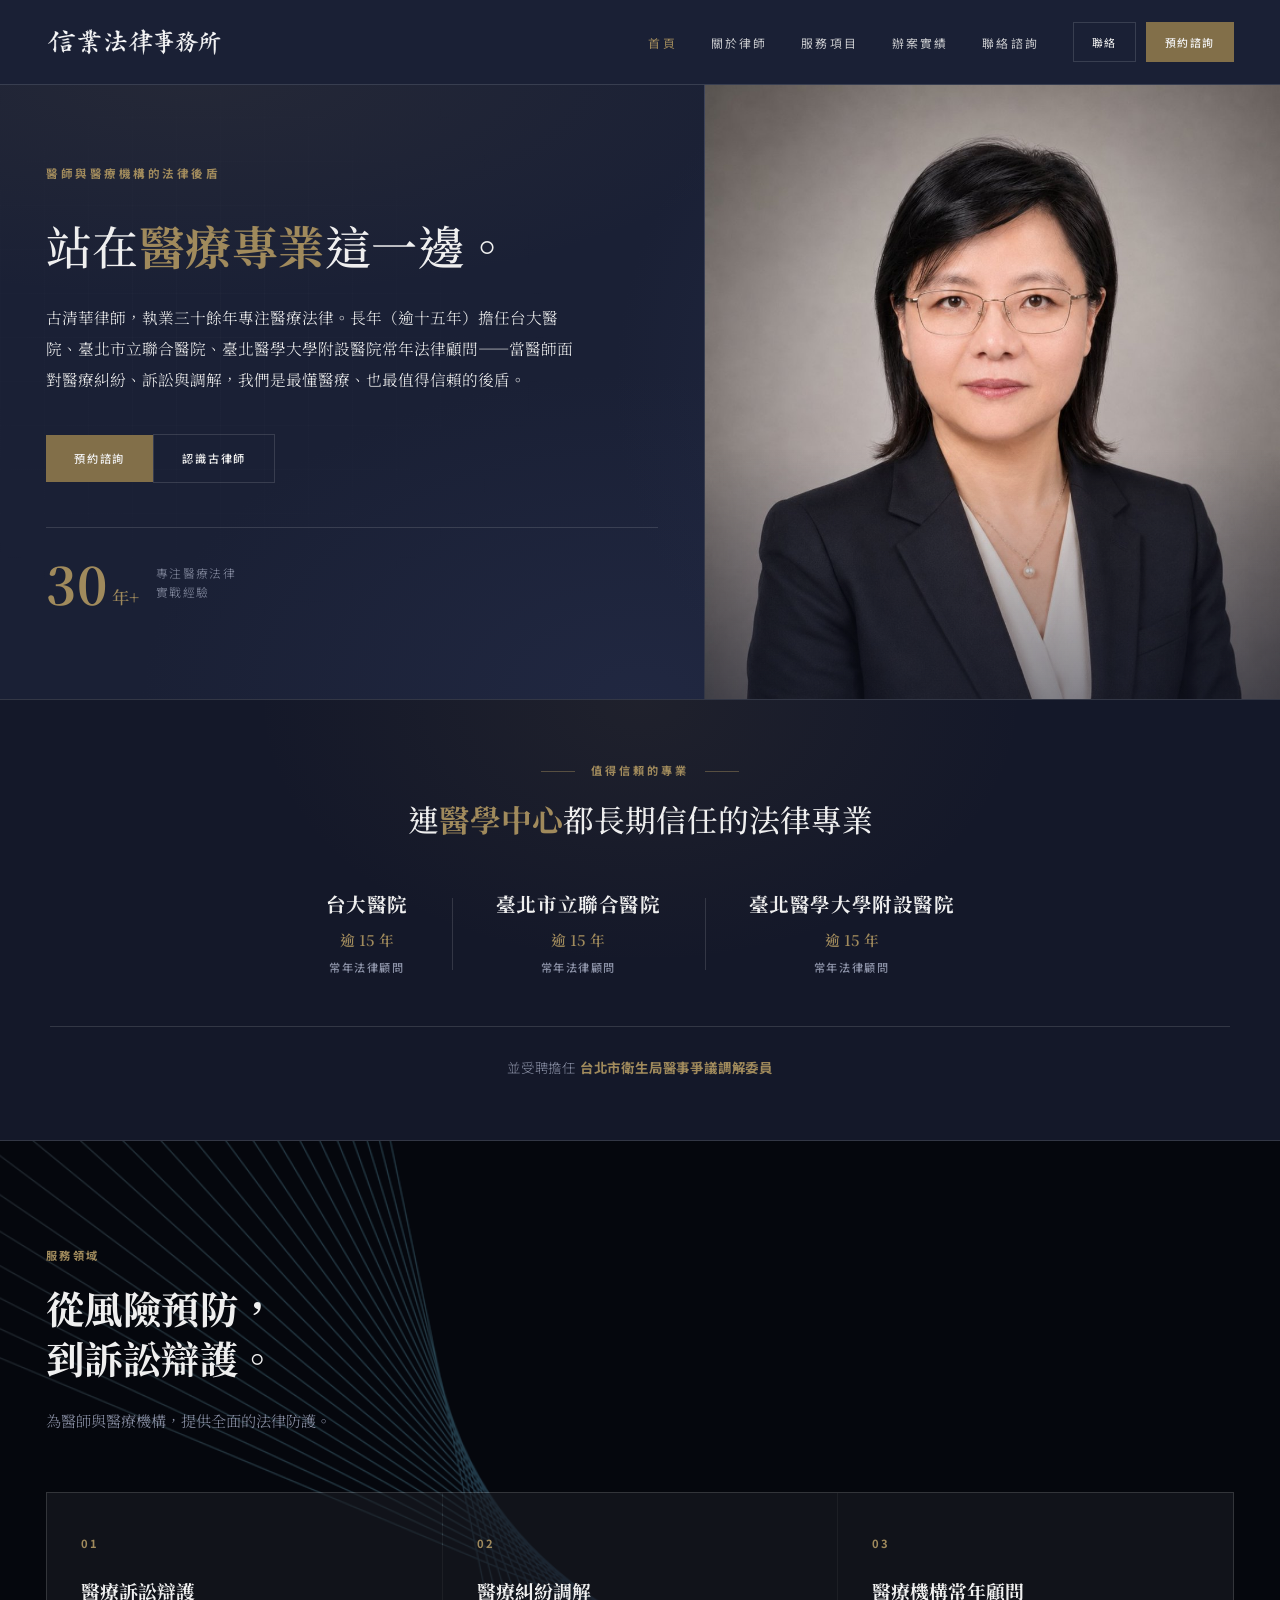
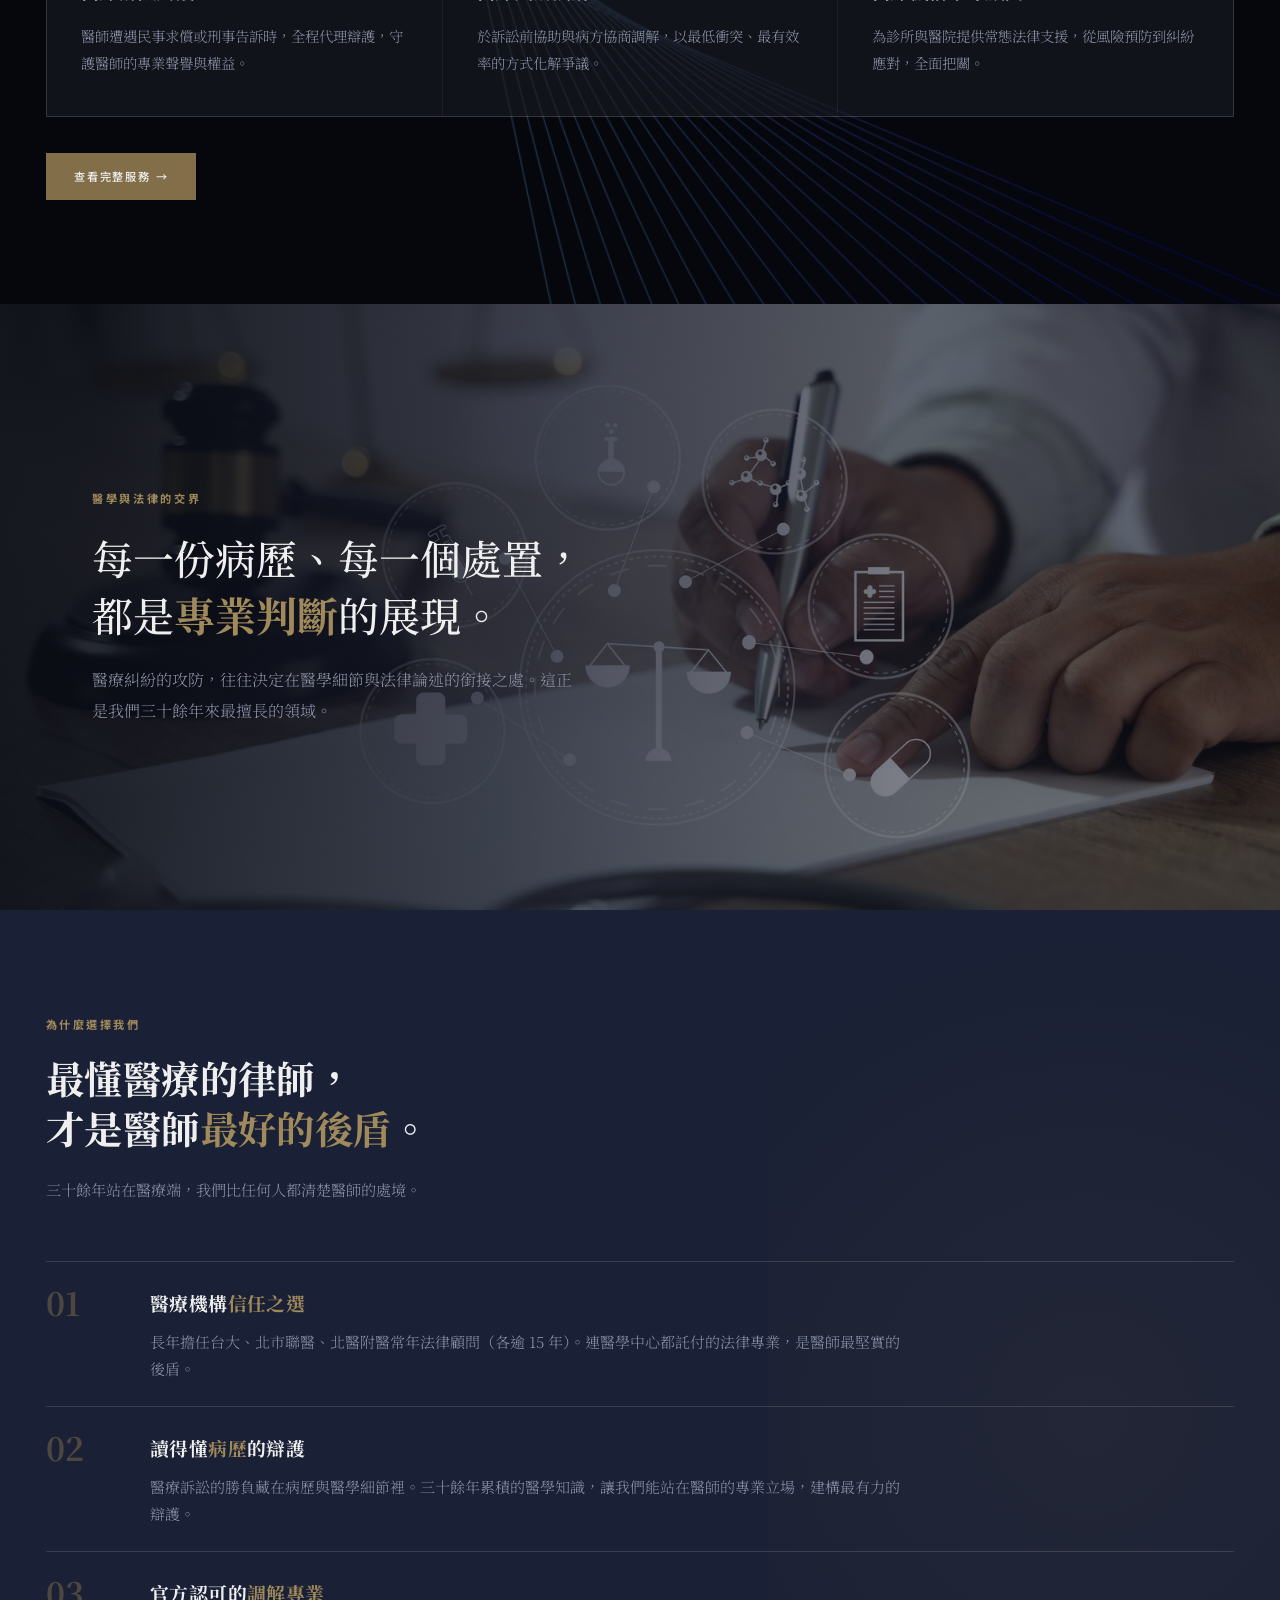
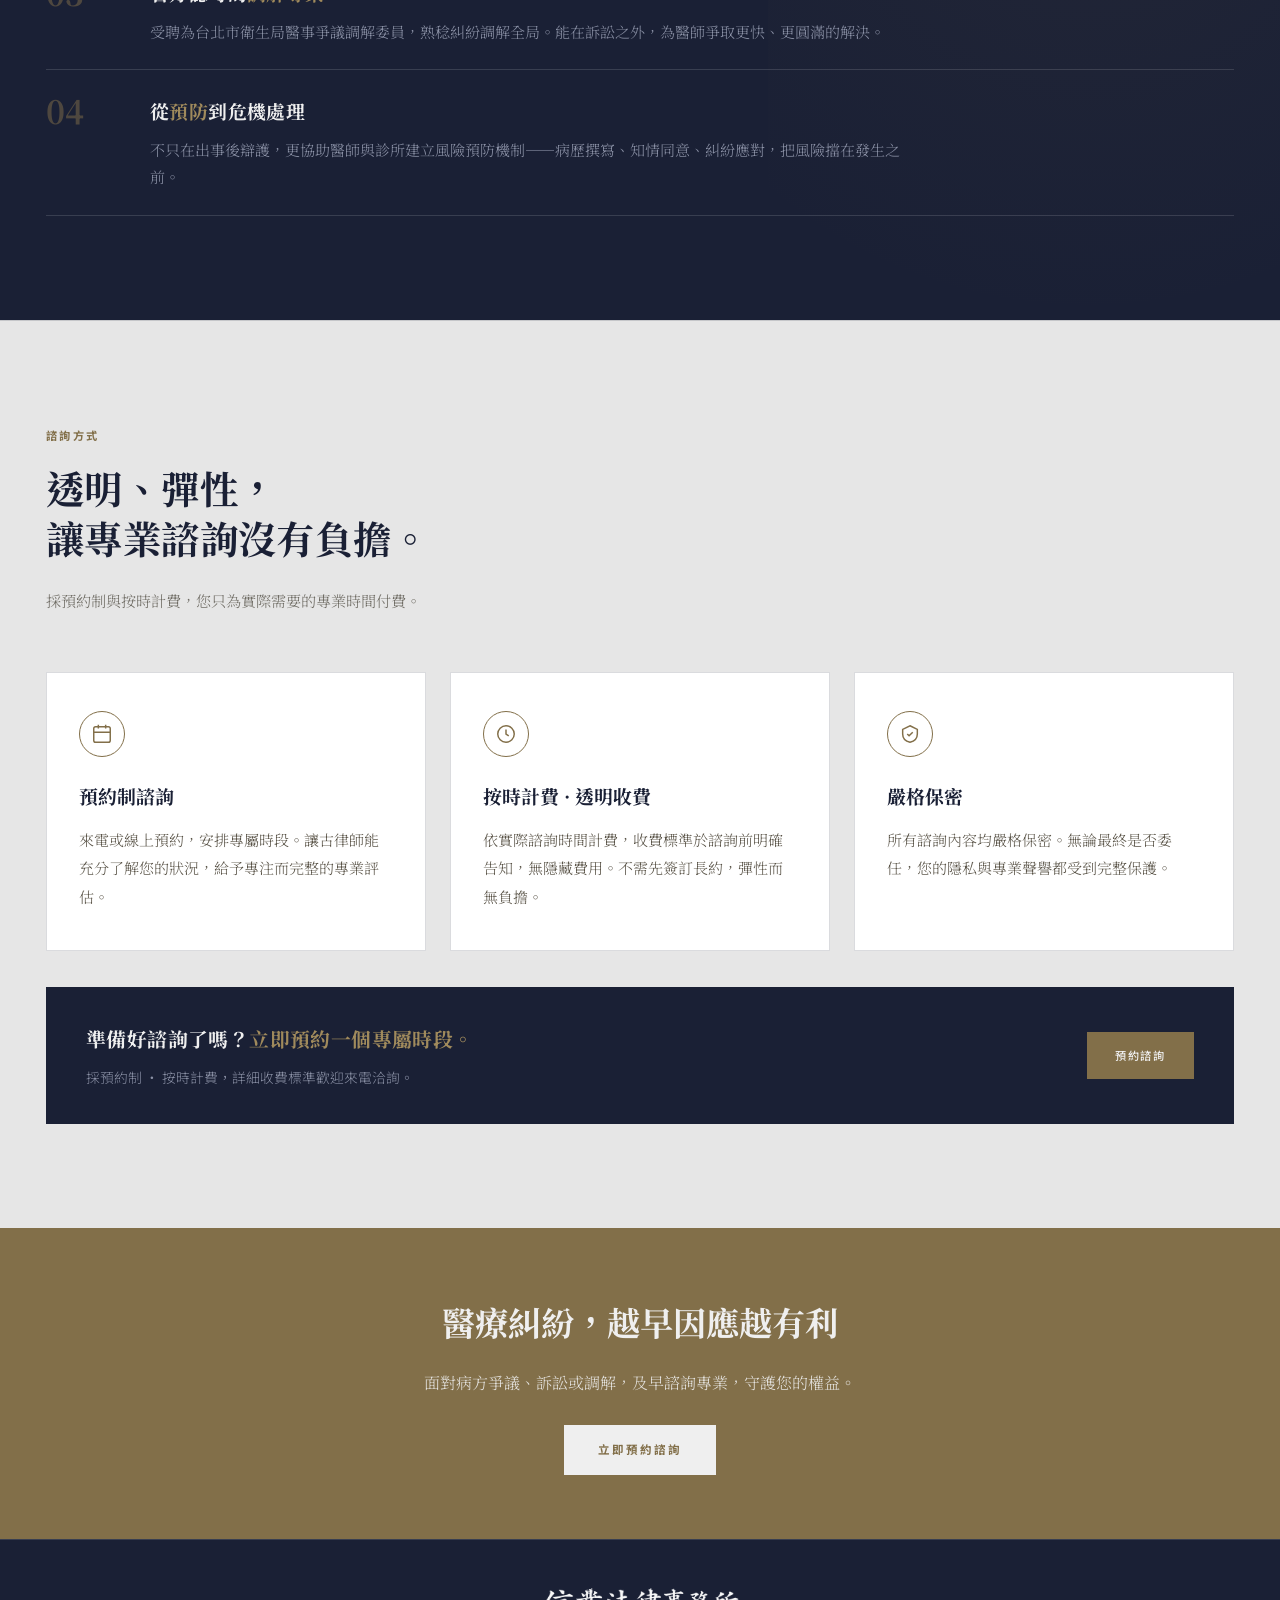
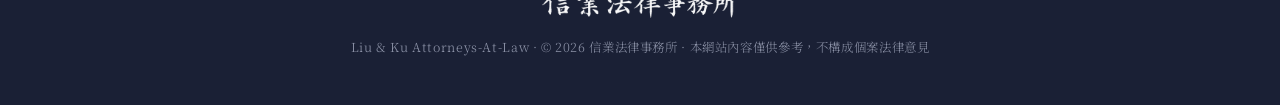
<file: index.html>
<!DOCTYPE html>
<html lang="zh-Hant">
<head>
<meta charset="UTF-8">
<meta name="viewport" content="width=device-width, initial-scale=1.0">
<title>醫師法律顧問｜醫療糾紛律師 - 古清華律師 · 信業法律事務所</title>
<meta name="description" content="古清華律師專注醫師與醫療機構法律服務，執業三十餘年，歷任台大醫院、北市聯醫、北醫附醫常年法律顧問。醫療訴訟辯護、醫糾調解、診所顧問，台北醫療法律專業。">
<link rel="preconnect" href="https://fonts.googleapis.com">
<link rel="preconnect" href="https://fonts.gstatic.com" crossorigin>
<link href="https://fonts.googleapis.com/css2?family=Noto+Serif+TC:wght@300;400;500;600;700;900&family=Noto+Sans+TC:wght@300;400;500;700&display=swap" rel="stylesheet">
<link rel="stylesheet" href="style.css">
<script type="application/ld+json">
{
  "@context":"https://schema.org",
  "@type":"LegalService",
  "name":"信業法律事務所",
  "alternateName":"Liu & Ku Attorneys-At-Law",
  "description":"專注醫師與醫療機構法律服務的事務所，提供醫療訴訟辯護、醫療糾紛調解與常年法律顧問。",
  "areaServed":"台北",
  "telephone":"+886-2-2708-6767",
  "faxNumber":"+886-2-2706-7497",
  "address":{
    "@type":"PostalAddress",
    "streetAddress":"大安區安和路二段70號4樓之5",
    "addressLocality":"台北市",
    "addressCountry":"TW"
  },
  "founder":{
    "@type":"Person",
    "name":"古清華",
    "jobTitle":"主持律師"
  },
  "knowsAbout":["醫療糾紛","醫療訴訟","醫療法","醫事爭議調解","醫療機構法律顧問"]
}
</script>
</head>
<body>
<nav id="nav">
  <a class="brand" href="index.html"><img src="logo_white.png" alt="信業法律事務所" class="brand-logo"></a>
  <ul class="navlinks" id="navlinks"><li><a href="index.html" class="active">首頁</a></li><li><a href="about.html">關於律師</a></li><li><a href="services.html">服務項目</a></li><li><a href="cases.html">辦案實績</a></li><li><a href="contact.html">聯絡諮詢</a></li></ul>
  <div class="nav-cta">
    <a href="contact.html">聯絡</a>
    <a href="contact.html" class="solid">預約諮詢</a>
  </div>
  <button class="nav-toggle" id="navToggle">☰</button>
</nav>
<header class="hero">
  <div class="hero-top">
    <div class="hero-grid">
      <div class="hero-text-col">
        <div class="hero-eyebrow">醫師與醫療機構的法律後盾</div>
        <div class="hero-main">
          <h1>站在<b>醫療專業</b>這一邊。</h1>
          <p class="lead">古清華律師，執業三十餘年專注醫療法律。長年（逾十五年）擔任台大醫院、臺北市立聯合醫院、臺北醫學大學附設醫院常年法律顧問——當醫師面對醫療糾紛、訴訟與調解，我們是最懂醫療、也最值得信賴的後盾。</p>
          <div class="hero-actions">
            <a href="contact.html" class="btn btn-gold">預約諮詢</a>
            <a href="about.html" class="btn btn-outline">認識古律師</a>
          </div>
          <div class="hero-stat">
            <div class="num"><span class="count" data-target="30">0</span><small>年+</small></div>
            <div class="cap">專注醫療法律<br>實戰經驗</div>
          </div>
        </div>
      </div>
      <div class="hero-photo">
        <img src="lawyer.jpg" alt="古清華律師">
      </div>
    </div>
  </div>
</header>

<section class="trust-band">
  <div class="trust-inner">
    <div class="trust-head reveal">
      <div class="lbl">值得信賴的專業</div>
      <h2>連<b>醫學中心</b>都長期信任的法律專業</h2>
    </div>
    <div class="trust-orgs reveal">
      <div class="trust-org"><div class="nm">台大醫院</div><div class="yrs">逾 15 年</div><div class="role">常年法律顧問</div></div>
      <div class="trust-org"><div class="nm">臺北市立聯合醫院</div><div class="yrs">逾 15 年</div><div class="role">常年法律顧問</div></div>
      <div class="trust-org"><div class="nm">臺北醫學大學附設醫院</div><div class="yrs">逾 15 年</div><div class="role">常年法律顧問</div></div>
    </div>
    <div class="trust-foot reveal">並受聘擔任 <b>台北市衛生局醫事爭議調解委員</b></div>
  </div>
</section>

<section class="services">
  <div class="wrap">
    <div class="sec-head reveal">
      <div class="sec-num">服務領域</div>
      <h2 class="sec-title">從風險預防，<br>到訴訟辯護。</h2>
      <p class="sec-sub">為醫師與醫療機構，提供全面的法律防護。</p>
    </div>
    <div class="svc-grid">
      <div class="svc reveal"><div class="idx">01</div><h3>醫療訴訟辯護</h3><p>醫師遭遇民事求償或刑事告訴時，全程代理辯護，守護醫師的專業聲譽與權益。</p></div>
      <div class="svc reveal"><div class="idx">02</div><h3>醫療糾紛調解</h3><p>於訴訟前協助與病方協商調解，以最低衝突、最有效率的方式化解爭議。</p></div>
      <div class="svc reveal"><div class="idx">03</div><h3>醫療機構常年顧問</h3><p>為診所與醫院提供常態法律支援，從風險預防到糾紛應對，全面把關。</p></div>
    </div>
    <div class="swipe-hint"><span class="dot"></span>左右滑動查看更多</div>
    <div style="margin-top:36px"><a href="services.html" class="btn btn-gold">查看完整服務 →</a></div>
  </div>
</section>

<section class="imgband reveal">
  <img src="medlaw.jpg" alt="醫療與法律的交界">
  <div class="ib-inner">
    <div class="ib-eyebrow">醫學與法律的交界</div>
    <h2>每一份病歷、每一個處置，<br>都是<b>專業判斷</b>的展現。</h2>
    <p>醫療糾紛的攻防，往往決定在醫學細節與法律論述的銜接之處。這正是我們三十餘年來最擅長的領域。</p>
  </div>
</section>

<section class="whyus">
  <div class="wrap">
    <div class="sec-head reveal">
      <div class="sec-num">為什麼選擇我們</div>
      <h2 class="sec-title" style="color:var(--cream)">最懂醫療的律師，<br>才是醫師<span style="color:var(--gold-bright)">最好的後盾</span>。</h2>
      <p class="sec-sub">三十餘年站在醫療端，我們比任何人都清楚醫師的處境。</p>
    </div>
    <div class="why-grid">
      <div class="why-card reveal"><div class="qnum">01</div><div class="why-text"><h3>醫療機構<span class="hl">信任之選</span></h3><p>長年擔任台大、北市聯醫、北醫附醫常年法律顧問（各逾 15 年）。連醫學中心都託付的法律專業，是醫師最堅實的後盾。</p></div></div>
      <div class="why-card reveal"><div class="qnum">02</div><div class="why-text"><h3>讀得懂<span class="hl">病歷</span>的辯護</h3><p>醫療訴訟的勝負藏在病歷與醫學細節裡。三十餘年累積的醫學知識，讓我們能站在醫師的專業立場，建構最有力的辯護。</p></div></div>
      <div class="why-card reveal"><div class="qnum">03</div><div class="why-text"><h3>官方認可的<span class="hl">調解專業</span></h3><p>受聘為台北市衛生局醫事爭議調解委員，熟稔糾紛調解全局。能在訴訟之外，為醫師爭取更快、更圓滿的解決。</p></div></div>
      <div class="why-card reveal"><div class="qnum">04</div><div class="why-text"><h3>從<span class="hl">預防</span>到危機處理</h3><p>不只在出事後辯護，更協助醫師與診所建立風險預防機制——病歷撰寫、知情同意、糾紛應對，把風險擋在發生之前。</p></div></div>
    </div>
  </div>
</section>





<section class="consult">
  <div class="wrap">
    <div class="sec-head reveal">
      <div class="sec-num">諮詢方式</div>
      <h2 class="sec-title">透明、彈性，<br>讓專業諮詢沒有負擔。</h2>
      <p class="sec-sub">採預約制與按時計費，您只為實際需要的專業時間付費。</p>
    </div>
    <div class="consult-grid">
      <div class="consult-card reveal">
        <div class="ic"><svg viewBox="0 0 24 24"><rect x="3" y="4" width="18" height="17" rx="2"/><path d="M16 2v4M8 2v4M3 10h18"/></svg></div>
        <h3>預約制諮詢</h3>
        <p>來電或線上預約，安排專屬時段。讓古律師能充分了解您的狀況，給予專注而完整的專業評估。</p>
      </div>
      <div class="consult-card reveal">
        <div class="ic"><svg viewBox="0 0 24 24"><circle cx="12" cy="12" r="9"/><path d="M12 7v5l3 2"/></svg></div>
        <h3>按時計費 · 透明收費</h3>
        <p>依實際諮詢時間計費，收費標準於諮詢前明確告知，無隱藏費用。不需先簽訂長約，彈性而無負擔。</p>
      </div>
      <div class="consult-card reveal">
        <div class="ic"><svg viewBox="0 0 24 24"><path d="M12 3l8 4v5c0 5-3.5 8-8 9-4.5-1-8-4-8-9V7z"/><path d="M9 12l2 2 4-4"/></svg></div>
        <h3>嚴格保密</h3>
        <p>所有諮詢內容均嚴格保密。無論最終是否委任，您的隱私與專業聲譽都受到完整保護。</p>
      </div>
    </div>
    <div class="swipe-hint"><span class="dot"></span>左右滑動查看更多</div>
    <div class="consult-fee reveal">
      <div class="txt">
        <div class="t">準備好諮詢了嗎？<b>立即預約一個專屬時段。</b></div>
        <div class="d">採預約制 · 按時計費，詳細收費標準歡迎來電洽詢。</div>
      </div>
      <a href="contact.html" class="btn btn-gold">預約諮詢</a>
    </div>
  </div>
</section>



<section class="cta-band reveal">
  <h2>醫療糾紛，越早因應越有利</h2>
  <p>面對病方爭議、訴訟或調解，及早諮詢專業，守護您的權益。</p>
  <a href="contact.html">立即預約諮詢</a>
</section>
<footer>
  <a class="brand" href="index.html" style="justify-content:center;margin-bottom:16px"><img src="logo_white.png" alt="信業法律事務所" class="brand-logo" style="height:34px"></a>
  <p>Liu &amp; Ku Attorneys-At-Law · © 2026 信業法律事務所 · 本網站內容僅供參考，不構成個案法律意見</p>
</footer>
<script src="script.js"></script>
</body>
</html>
</file>
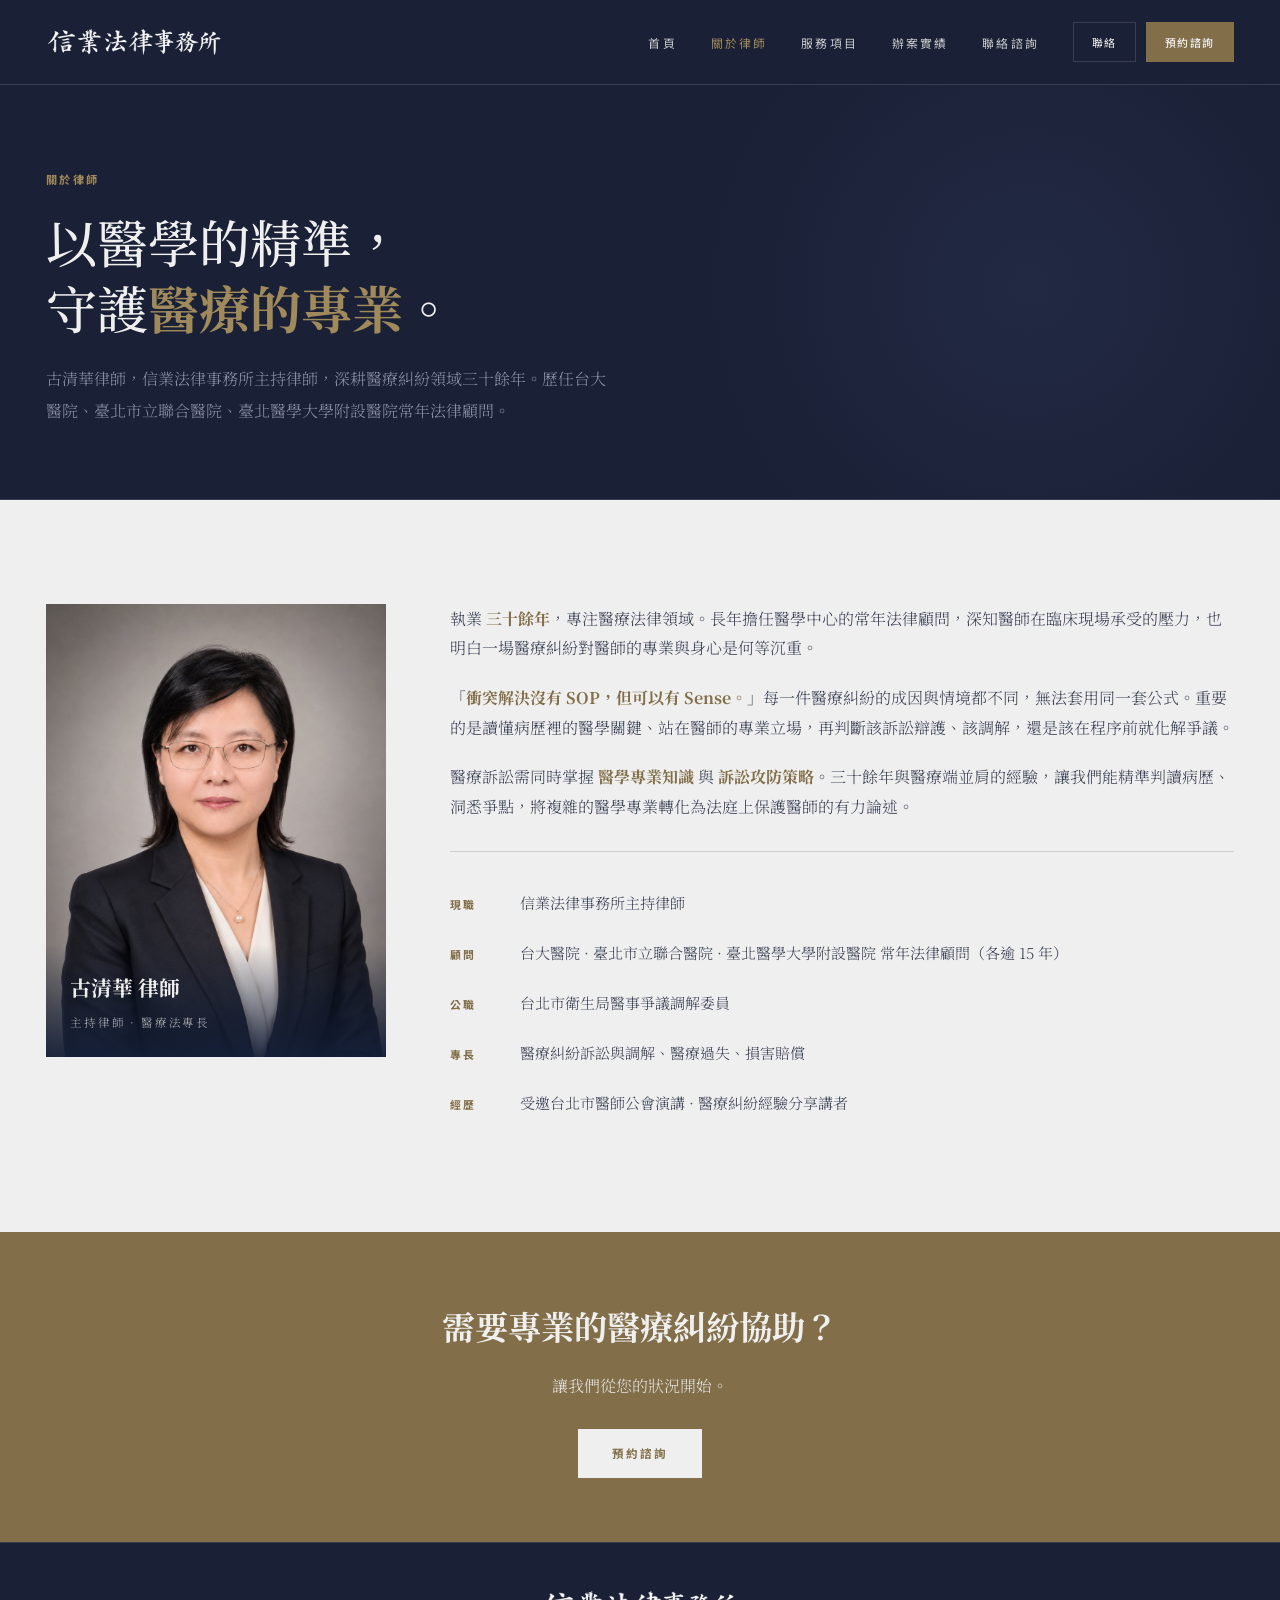
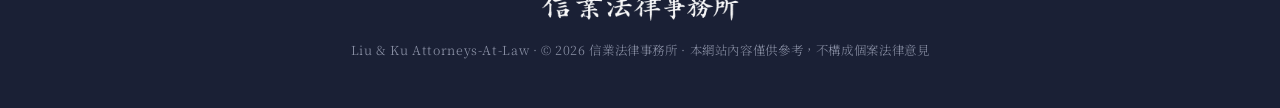
<file: about.html>
<!DOCTYPE html>
<html lang="zh-Hant">
<head>
<meta charset="UTF-8">
<meta name="viewport" content="width=device-width, initial-scale=1.0">
<title>關於律師｜古清華律師 - 醫療糾紛律師 · 信業法律事務所</title>
<meta name="description" content="古清華律師，執業三十餘年專注醫療法律，歷任台大醫院、北市聯醫、北醫附醫常年法律顧問，台北市衛生局醫事爭議調解委員。醫師信賴的法律後盾。">
<link rel="preconnect" href="https://fonts.googleapis.com">
<link rel="preconnect" href="https://fonts.gstatic.com" crossorigin>
<link href="https://fonts.googleapis.com/css2?family=Noto+Serif+TC:wght@300;400;500;600;700;900&family=Noto+Sans+TC:wght@300;400;500;700&display=swap" rel="stylesheet">
<link rel="stylesheet" href="style.css">
<script type="application/ld+json">
{
  "@context":"https://schema.org",
  "@type":"LegalService",
  "name":"信業法律事務所",
  "alternateName":"Liu & Ku Attorneys-At-Law",
  "description":"專注醫師與醫療機構法律服務的事務所，提供醫療訴訟辯護、醫療糾紛調解與常年法律顧問。",
  "areaServed":"台北",
  "telephone":"+886-2-2708-6767",
  "faxNumber":"+886-2-2706-7497",
  "address":{
    "@type":"PostalAddress",
    "streetAddress":"大安區安和路二段70號4樓之5",
    "addressLocality":"台北市",
    "addressCountry":"TW"
  },
  "founder":{
    "@type":"Person",
    "name":"古清華",
    "jobTitle":"主持律師"
  },
  "knowsAbout":["醫療糾紛","醫療訴訟","醫療法","醫事爭議調解","醫療機構法律顧問"]
}
</script>
</head>
<body>
<nav id="nav">
  <a class="brand" href="index.html"><img src="logo_white.png" alt="信業法律事務所" class="brand-logo"></a>
  <ul class="navlinks" id="navlinks"><li><a href="index.html">首頁</a></li><li><a href="about.html" class="active">關於律師</a></li><li><a href="services.html">服務項目</a></li><li><a href="cases.html">辦案實績</a></li><li><a href="contact.html">聯絡諮詢</a></li></ul>
  <div class="nav-cta">
    <a href="contact.html">聯絡</a>
    <a href="contact.html" class="solid">預約諮詢</a>
  </div>
  <button class="nav-toggle" id="navToggle">☰</button>
</nav>
<div class="page-top"></div>
<header class="page-hero">
  <div class="wrap">
    <div class="ey">關於律師</div>
    <h1>以醫學的精準，<br>守護<b>醫療的專業</b>。</h1>
    <p>古清華律師，信業法律事務所主持律師，深耕醫療糾紛領域三十餘年。歷任台大醫院、臺北市立聯合醫院、臺北醫學大學附設醫院常年法律顧問。</p>
  </div>
</header>

<section class="about">
  <div class="wrap">
    <div class="about-grid">
      <div class="portrait reveal">
        <img src="lawyer.jpg" alt="古清華律師" style="position:absolute;inset:0;width:100%;height:100%;object-fit:cover;object-position:top center">
        <div class="tag"><div class="nm">古清華 律師</div><div class="rl">主持律師 · 醫療法專長</div></div>
      </div>
      <div class="about-body reveal">
        <p>執業 <b>三十餘年</b>，專注醫療法律領域。長年擔任醫學中心的常年法律顧問，深知醫師在臨床現場承受的壓力，也明白一場醫療糾紛對醫師的專業與身心是何等沉重。</p>
        <p>「<b>衝突解決沒有 SOP，但可以有 Sense。</b>」每一件醫療糾紛的成因與情境都不同，無法套用同一套公式。重要的是讀懂病歷裡的醫學關鍵、站在醫師的專業立場，再判斷該訴訟辯護、該調解，還是該在程序前就化解爭議。</p>
        <p>醫療訴訟需同時掌握 <b>醫學專業知識</b> 與 <b>訴訟攻防策略</b>。三十餘年與醫療端並肩的經驗，讓我們能精準判讀病歷、洞悉爭點，將複雜的醫學專業轉化為法庭上保護醫師的有力論述。</p>
        <ul class="creds">
          <li><span class="k">現職</span>信業法律事務所主持律師</li>
          <li><span class="k">顧問</span>台大醫院 · 臺北市立聯合醫院 · 臺北醫學大學附設醫院 常年法律顧問（各逾 15 年）</li>
          <li><span class="k">公職</span>台北市衛生局醫事爭議調解委員</li>
          <li><span class="k">專長</span>醫療糾紛訴訟與調解、醫療過失、損害賠償</li>
          <li><span class="k">經歷</span>受邀台北市醫師公會演講 · 醫療糾紛經驗分享講者</li>
        </ul>
      </div>
    </div>
  </div>
</section>

<section class="cta-band reveal">
  <h2>需要專業的醫療糾紛協助？</h2>
  <p>讓我們從您的狀況開始。</p>
  <a href="contact.html">預約諮詢</a>
</section>
<footer>
  <a class="brand" href="index.html" style="justify-content:center;margin-bottom:16px"><img src="logo_white.png" alt="信業法律事務所" class="brand-logo" style="height:34px"></a>
  <p>Liu &amp; Ku Attorneys-At-Law · © 2026 信業法律事務所 · 本網站內容僅供參考，不構成個案法律意見</p>
</footer>
<script src="script.js"></script>
</body>
</html>
</file>
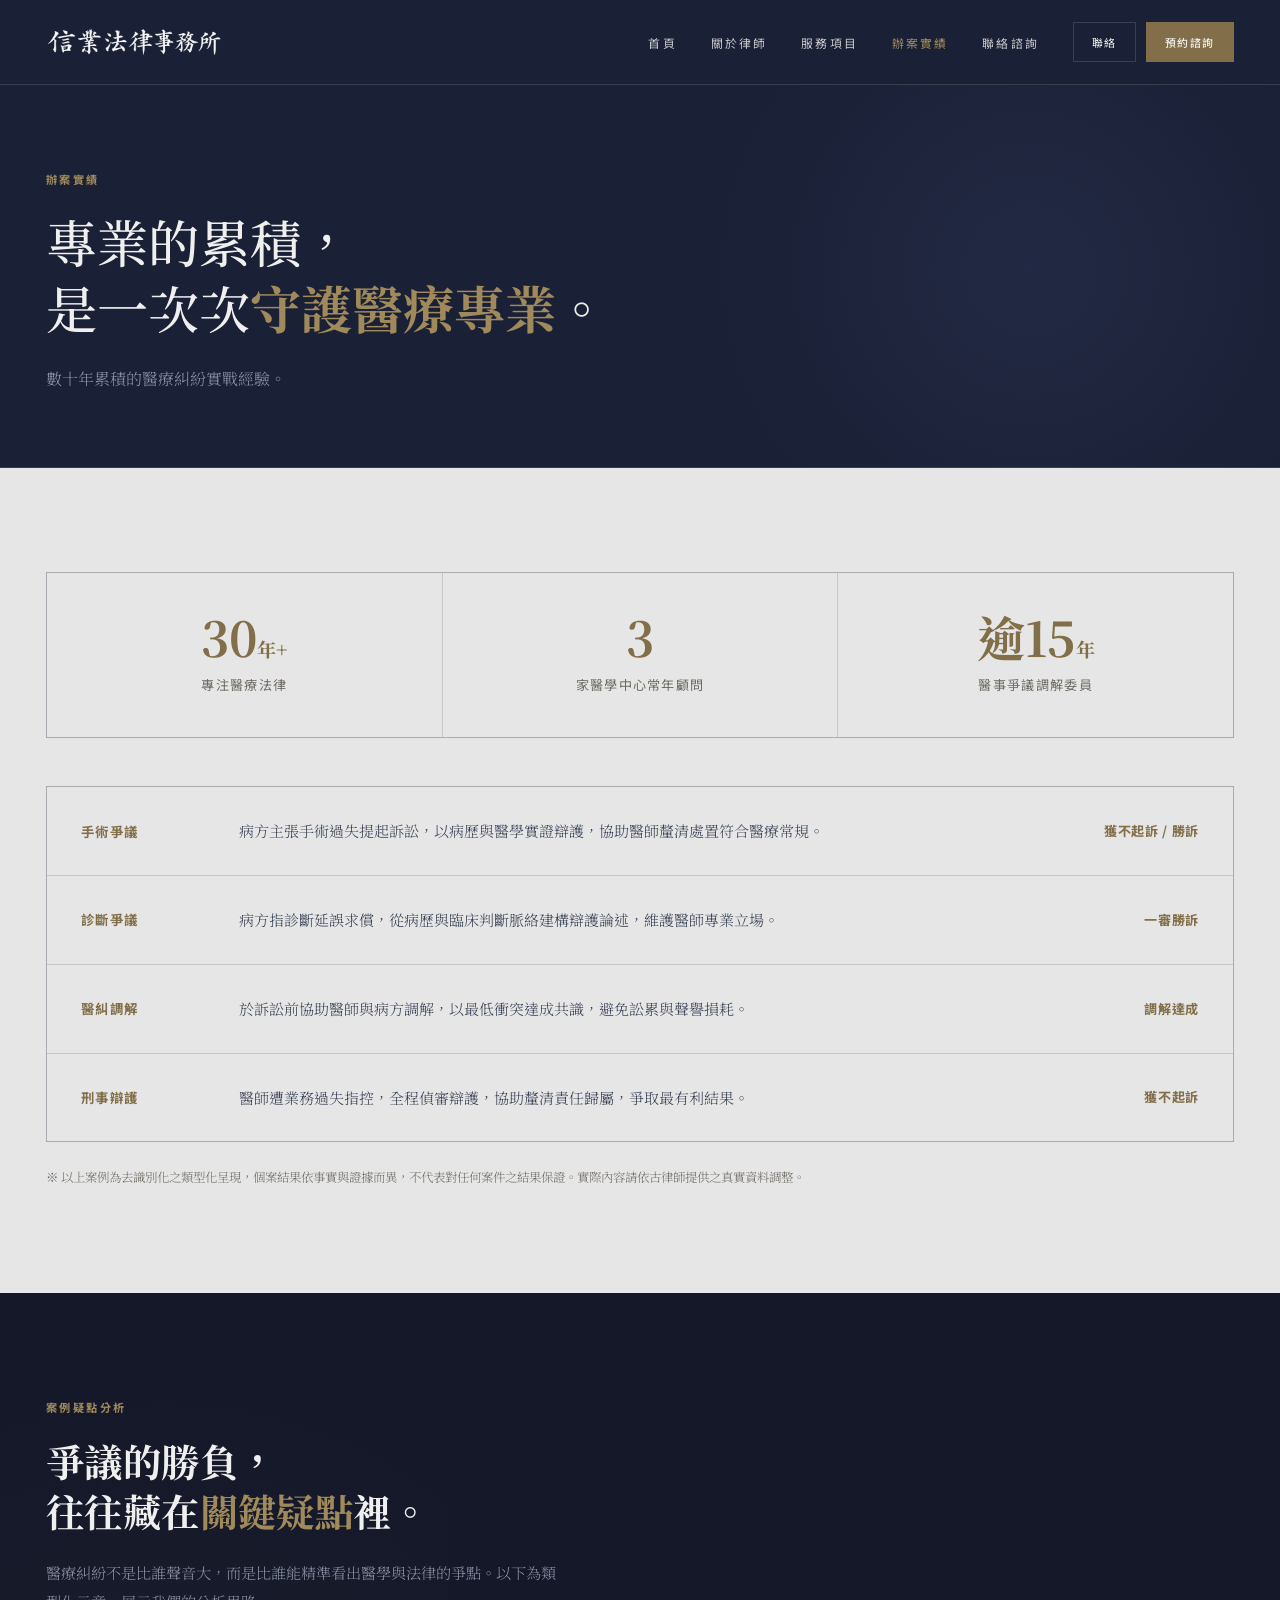
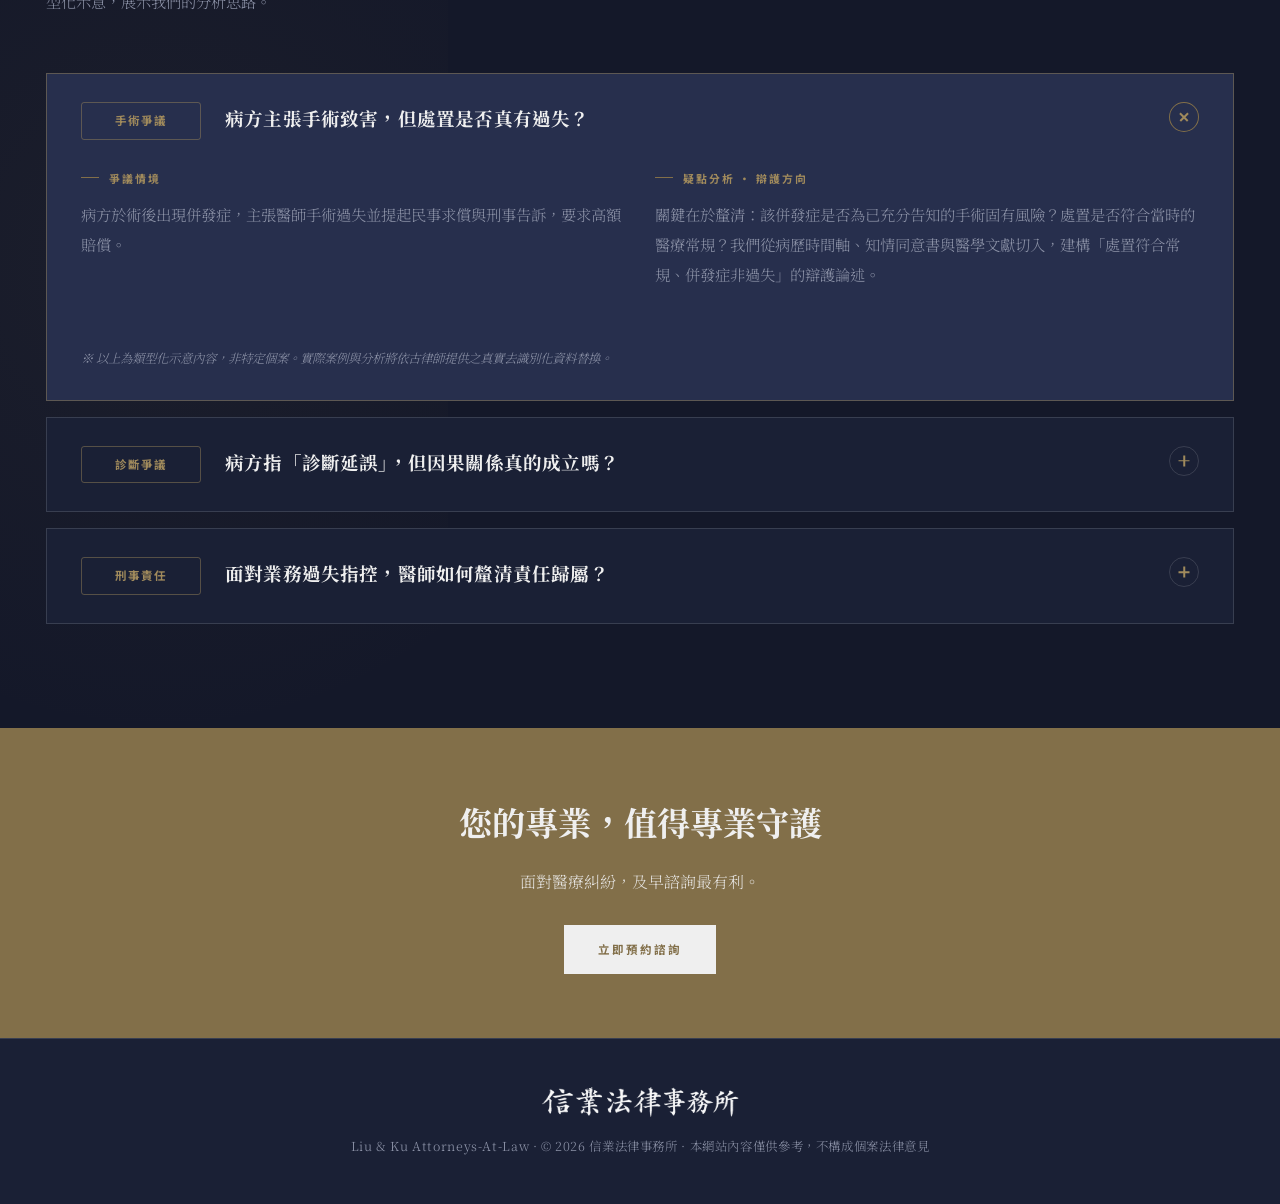
<file: cases.html>
<!DOCTYPE html>
<html lang="zh-Hant">
<head>
<meta charset="UTF-8">
<meta name="viewport" content="width=device-width, initial-scale=1.0">
<title>辦案實績｜醫療訴訟與調解 - 信業法律事務所</title>
<meta name="description" content="信業法律事務所醫療訴訟辯護與醫糾調解之類型化實績呈現，古清華律師三十餘年醫療法律經驗。">
<link rel="preconnect" href="https://fonts.googleapis.com">
<link rel="preconnect" href="https://fonts.gstatic.com" crossorigin>
<link href="https://fonts.googleapis.com/css2?family=Noto+Serif+TC:wght@300;400;500;600;700;900&family=Noto+Sans+TC:wght@300;400;500;700&display=swap" rel="stylesheet">
<link rel="stylesheet" href="style.css">
<script type="application/ld+json">
{
  "@context":"https://schema.org",
  "@type":"LegalService",
  "name":"信業法律事務所",
  "alternateName":"Liu & Ku Attorneys-At-Law",
  "description":"專注醫師與醫療機構法律服務的事務所，提供醫療訴訟辯護、醫療糾紛調解與常年法律顧問。",
  "areaServed":"台北",
  "telephone":"+886-2-2708-6767",
  "faxNumber":"+886-2-2706-7497",
  "address":{
    "@type":"PostalAddress",
    "streetAddress":"大安區安和路二段70號4樓之5",
    "addressLocality":"台北市",
    "addressCountry":"TW"
  },
  "founder":{
    "@type":"Person",
    "name":"古清華",
    "jobTitle":"主持律師"
  },
  "knowsAbout":["醫療糾紛","醫療訴訟","醫療法","醫事爭議調解","醫療機構法律顧問"]
}
</script>
</head>
<body>
<nav id="nav">
  <a class="brand" href="index.html"><img src="logo_white.png" alt="信業法律事務所" class="brand-logo"></a>
  <ul class="navlinks" id="navlinks"><li><a href="index.html">首頁</a></li><li><a href="about.html">關於律師</a></li><li><a href="services.html">服務項目</a></li><li><a href="cases.html" class="active">辦案實績</a></li><li><a href="contact.html">聯絡諮詢</a></li></ul>
  <div class="nav-cta">
    <a href="contact.html">聯絡</a>
    <a href="contact.html" class="solid">預約諮詢</a>
  </div>
  <button class="nav-toggle" id="navToggle">☰</button>
</nav>
<div class="page-top"></div>
<header class="page-hero">
  <div class="wrap">
    <div class="ey">辦案實績</div>
    <h1>專業的累積，<br>是一次次<b>守護醫療專業</b>。</h1>
    <p>數十年累積的醫療糾紛實戰經驗。</p>
  </div>
</header>

<section class="cases">
  <div class="wrap">
    <div class="stat-row reveal">
      <div class="stat"><div class="big">30<small style="font-size:.4em">年+</small></div><div class="lbl">專注醫療法律</div></div>
      <div class="stat"><div class="big">3</div><div class="lbl">家醫學中心常年顧問</div></div>
      <div class="stat"><div class="big">逾15<small style="font-size:.4em">年</small></div><div class="lbl">醫事爭議調解委員</div></div>
    </div>
    <div class="case-list">
      <div class="case-item reveal"><span class="cat">手術爭議</span><span class="desc">病方主張手術過失提起訴訟，以病歷與醫學實證辯護，協助醫師釐清處置符合醫療常規。</span><span class="res">獲不起訴 / 勝訴</span></div>
      <div class="case-item reveal"><span class="cat">診斷爭議</span><span class="desc">病方指診斷延誤求償，從病歷與臨床判斷脈絡建構辯護論述，維護醫師專業立場。</span><span class="res">一審勝訴</span></div>
      <div class="case-item reveal"><span class="cat">醫糾調解</span><span class="desc">於訴訟前協助醫師與病方調解，以最低衝突達成共識，避免訟累與聲譽損耗。</span><span class="res">調解達成</span></div>
      <div class="case-item reveal"><span class="cat">刑事辯護</span><span class="desc">醫師遭業務過失指控，全程偵審辯護，協助釐清責任歸屬，爭取最有利結果。</span><span class="res">獲不起訴</span></div>
    </div>
    <p class="disclaimer">※ 以上案例為去識別化之類型化呈現，個案結果依事實與證據而異，不代表對任何案件之結果保證。實際內容請依古律師提供之真實資料調整。</p>
  </div>
</section>

<section class="analysis">
  <div class="wrap">
    <div class="sec-head reveal">
      <div class="sec-num">案例疑點分析</div>
      <h2 class="sec-title" style="color:var(--cream)">爭議的勝負，<br>往往藏在<span style="color:var(--gold-bright)">關鍵疑點</span>裡。</h2>
      <p class="sec-sub">醫療糾紛不是比誰聲音大，而是比誰能精準看出醫學與法律的爭點。以下為類型化示意，展示我們的分析思路。</p>
    </div>
    <div class="ana-list">
      <details class="ana-item reveal" open>
        <summary>
          <div class="ana-sum"><span class="ana-tag">手術爭議</span>
          <span class="ana-q">病方主張手術致害，但處置是否真有過失？</span>
          <span class="ana-toggle">＋</span></div>
        </summary>
        <div class="ana-body">
          <div class="ana-block">
            <div class="lbl">爭議情境</div>
            <p>病方於術後出現併發症，主張醫師手術過失並提起民事求償與刑事告訴，要求高額賠償。</p>
          </div>
          <div class="ana-block">
            <div class="lbl">疑點分析 · 辯護方向</div>
            <p>關鍵在於釐清：該併發症是否為已充分告知的手術固有風險？處置是否符合當時的醫療常規？我們從病歷時間軸、知情同意書與醫學文獻切入，建構「處置符合常規、併發症非過失」的辯護論述。</p>
          </div>
        </div>
        <div style="padding:0 34px 30px"><p class="ana-note">※ 以上為類型化示意內容，非特定個案。實際案例與分析將依古律師提供之真實去識別化資料替換。</p></div>
      </details>

      <details class="ana-item reveal">
        <summary>
          <div class="ana-sum"><span class="ana-tag">診斷爭議</span>
          <span class="ana-q">病方指「診斷延誤」，但因果關係真的成立嗎？</span>
          <span class="ana-toggle">＋</span></div>
        </summary>
        <div class="ana-body">
          <div class="ana-block">
            <div class="lbl">爭議情境</div>
            <p>病方主張醫師延誤診斷導致病情惡化，要求賠償後續醫療費用與損害。</p>
          </div>
          <div class="ana-block">
            <div class="lbl">疑點分析 · 辯護方向</div>
            <p>診斷延誤案的核心是「因果關係」——即便診斷較晚，是否真的改變了預後？我們透過病程紀錄與醫學實證，分析「縱使更早診斷，結果是否仍相同」，切斷病方主張的因果連結。</p>
          </div>
        </div>
        <div style="padding:0 34px 30px"><p class="ana-note">※ 以上為類型化示意內容，非特定個案。實際案例與分析將依古律師提供之真實去識別化資料替換。</p></div>
      </details>

      <details class="ana-item reveal">
        <summary>
          <div class="ana-sum"><span class="ana-tag">刑事責任</span>
          <span class="ana-q">面對業務過失指控，醫師如何釐清責任歸屬？</span>
          <span class="ana-toggle">＋</span></div>
        </summary>
        <div class="ana-body">
          <div class="ana-block">
            <div class="lbl">爭議情境</div>
            <p>醫師因病患不良結果遭檢方以業務過失傷害（或致死）偵辦，面臨刑事責任風險。</p>
          </div>
          <div class="ana-block">
            <div class="lbl">疑點分析 · 辯護方向</div>
            <p>刑事過失的成立需證明「醫師有注意義務違反，且與結果有相當因果關係」。我們聚焦於團隊分工、處置當下的合理判斷與醫療常規，主張醫師已盡注意義務，爭取不起訴或無罪。</p>
          </div>
        </div>
        <div style="padding:0 34px 30px"><p class="ana-note">※ 以上為類型化示意內容，非特定個案。實際案例與分析將依古律師提供之真實去識別化資料替換。</p></div>
      </details>
    </div>
  </div>
</section>

<section class="cta-band reveal">
  <h2>您的專業，值得專業守護</h2>
  <p>面對醫療糾紛，及早諮詢最有利。</p>
  <a href="contact.html">立即預約諮詢</a>
</section>
<footer>
  <a class="brand" href="index.html" style="justify-content:center;margin-bottom:16px"><img src="logo_white.png" alt="信業法律事務所" class="brand-logo" style="height:34px"></a>
  <p>Liu &amp; Ku Attorneys-At-Law · © 2026 信業法律事務所 · 本網站內容僅供參考，不構成個案法律意見</p>
</footer>
<script src="script.js"></script>
</body>
</html>
</file>
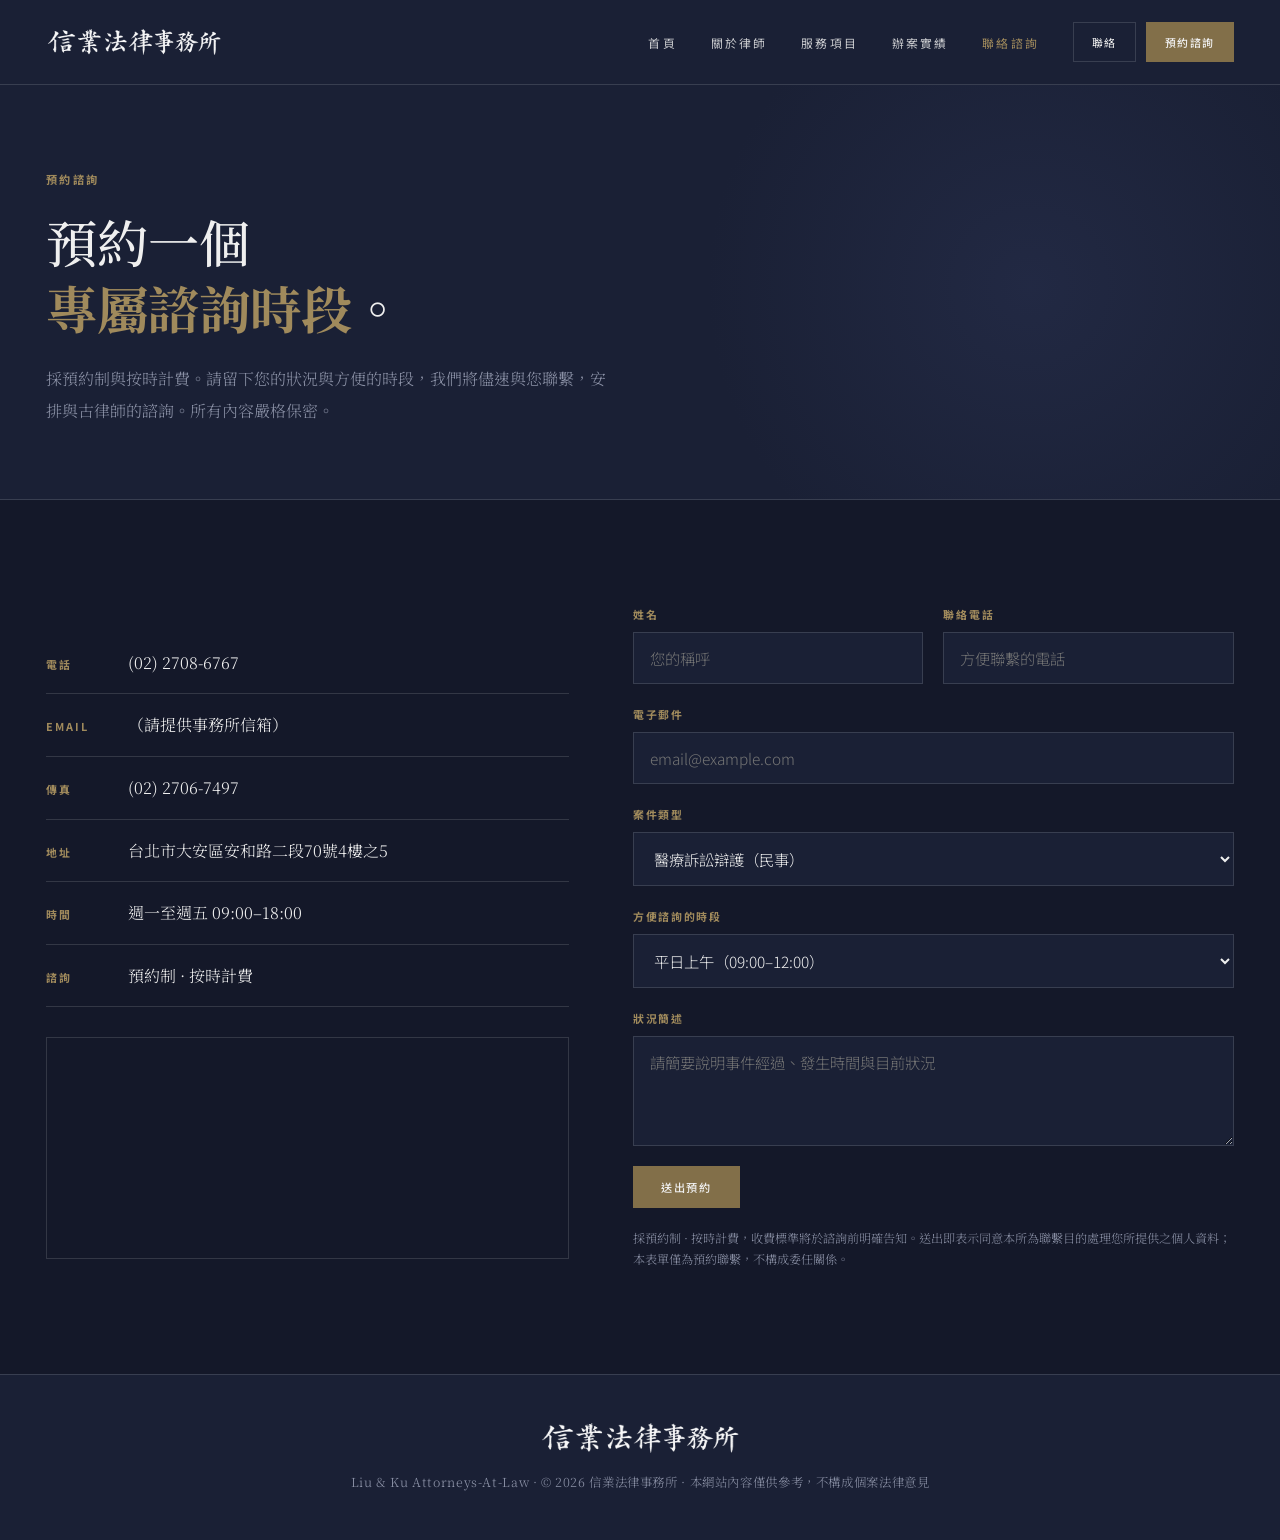
<file: contact.html>
<!DOCTYPE html>
<html lang="zh-Hant">
<head>
<meta charset="UTF-8">
<meta name="viewport" content="width=device-width, initial-scale=1.0">
<title>聯絡諮詢｜台北醫療律師 - 信業法律事務所</title>
<meta name="description" content="信業法律事務所｜台北醫療法律諮詢。地址：台北市大安區安和路二段70號4樓之5，電話 (02) 2708-6767。">
<link rel="preconnect" href="https://fonts.googleapis.com">
<link rel="preconnect" href="https://fonts.gstatic.com" crossorigin>
<link href="https://fonts.googleapis.com/css2?family=Noto+Serif+TC:wght@300;400;500;600;700;900&family=Noto+Sans+TC:wght@300;400;500;700&display=swap" rel="stylesheet">
<link rel="stylesheet" href="style.css">
<script type="application/ld+json">
{
  "@context":"https://schema.org",
  "@type":"LegalService",
  "name":"信業法律事務所",
  "alternateName":"Liu & Ku Attorneys-At-Law",
  "description":"專注醫師與醫療機構法律服務的事務所，提供醫療訴訟辯護、醫療糾紛調解與常年法律顧問。",
  "areaServed":"台北",
  "telephone":"+886-2-2708-6767",
  "faxNumber":"+886-2-2706-7497",
  "address":{
    "@type":"PostalAddress",
    "streetAddress":"大安區安和路二段70號4樓之5",
    "addressLocality":"台北市",
    "addressCountry":"TW"
  },
  "founder":{
    "@type":"Person",
    "name":"古清華",
    "jobTitle":"主持律師"
  },
  "knowsAbout":["醫療糾紛","醫療訴訟","醫療法","醫事爭議調解","醫療機構法律顧問"]
}
</script>
</head>
<body>
<nav id="nav">
  <a class="brand" href="index.html"><img src="logo_white.png" alt="信業法律事務所" class="brand-logo"></a>
  <ul class="navlinks" id="navlinks"><li><a href="index.html">首頁</a></li><li><a href="about.html">關於律師</a></li><li><a href="services.html">服務項目</a></li><li><a href="cases.html">辦案實績</a></li><li><a href="contact.html" class="active">聯絡諮詢</a></li></ul>
  <div class="nav-cta">
    <a href="contact.html">聯絡</a>
    <a href="contact.html" class="solid">預約諮詢</a>
  </div>
  <button class="nav-toggle" id="navToggle">☰</button>
</nav>
<div class="page-top"></div>
<header class="page-hero">
  <div class="wrap">
    <div class="ey">預約諮詢</div>
    <h1>預約一個<br><b>專屬諮詢時段</b>。</h1>
    <p>採預約制與按時計費。請留下您的狀況與方便的時段，我們將儘速與您聯繫，安排與古律師的諮詢。所有內容嚴格保密。</p>
  </div>
</header>

<section class="contact">
  <div class="wrap">
    <div class="contact-grid">
      <div class="contact-info reveal">
        <ul class="info-list">
          <li><span class="k">電話</span><span class="v">(02) 2708-6767</span></li>
          <li><span class="k">EMAIL</span><span class="v">（請提供事務所信箱）</span></li>
          <li><span class="k">傳真</span><span class="v">(02) 2706-7497</span></li>
          <li><span class="k">地址</span><span class="v">台北市大安區安和路二段70號4樓之5</span></li>
          <li><span class="k">時間</span><span class="v">週一至週五 09:00–18:00</span></li>
          <li><span class="k">諮詢</span><span class="v">預約制 · 按時計費</span></li>
        </ul>
        <div class="map-embed">
          <iframe src="https://www.google.com/maps?q=台北市大安區安和路二段70號&output=embed" width="100%" height="220" style="border:0;filter:grayscale(.4) contrast(1.05);" loading="lazy" referrerpolicy="no-referrer-when-downgrade" title="信業法律事務所位置"></iframe>
        </div>
      </div>
      <form class="reveal" id="form" onsubmit="return false;">
        <div class="two">
          <div class="field"><label>姓名</label><input type="text" id="f-name" placeholder="您的稱呼"></div>
          <div class="field"><label>聯絡電話</label><input type="tel" id="f-phone" placeholder="方便聯繫的電話"></div>
        </div>
        <div class="field"><label>電子郵件</label><input type="email" id="f-email" placeholder="email@example.com"></div>
        <div class="field"><label>案件類型</label>
          <select id="f-type">
            <option>醫療訴訟辯護（民事）</option><option>刑事責任 / 業務過失</option><option>醫療糾紛調解</option><option>醫療機構常年顧問</option><option>風險預防 / 法遵諮詢</option><option>其他 / 尚不確定</option>
          </select>
        </div>
        <div class="field"><label>方便諮詢的時段</label>
          <select id="f-time">
            <option>平日上午（09:00–12:00）</option><option>平日下午（13:00–18:00）</option><option>皆可 / 再電話討論</option>
          </select>
        </div>
        <div class="field"><label>狀況簡述</label><textarea id="f-msg" placeholder="請簡要說明事件經過、發生時間與目前狀況"></textarea></div>
        <button class="btn btn-gold" id="submit" style="justify-self:start">送出預約</button>
        <p class="form-note">採預約制 · 按時計費，收費標準將於諮詢前明確告知。送出即表示同意本所為聯繫目的處理您所提供之個人資料；本表單僅為預約聯繫，不構成委任關係。</p>
        <div class="toast" id="toast">已收到您的諮詢，我們將儘速與您聯繫。感謝您的信任。</div>
      </form>
    </div>
  </div>
</section>
<footer>
  <a class="brand" href="index.html" style="justify-content:center;margin-bottom:16px"><img src="logo_white.png" alt="信業法律事務所" class="brand-logo" style="height:34px"></a>
  <p>Liu &amp; Ku Attorneys-At-Law · © 2026 信業法律事務所 · 本網站內容僅供參考，不構成個案法律意見</p>
</footer>
<script src="script.js"></script>
</body>
</html>
</file>
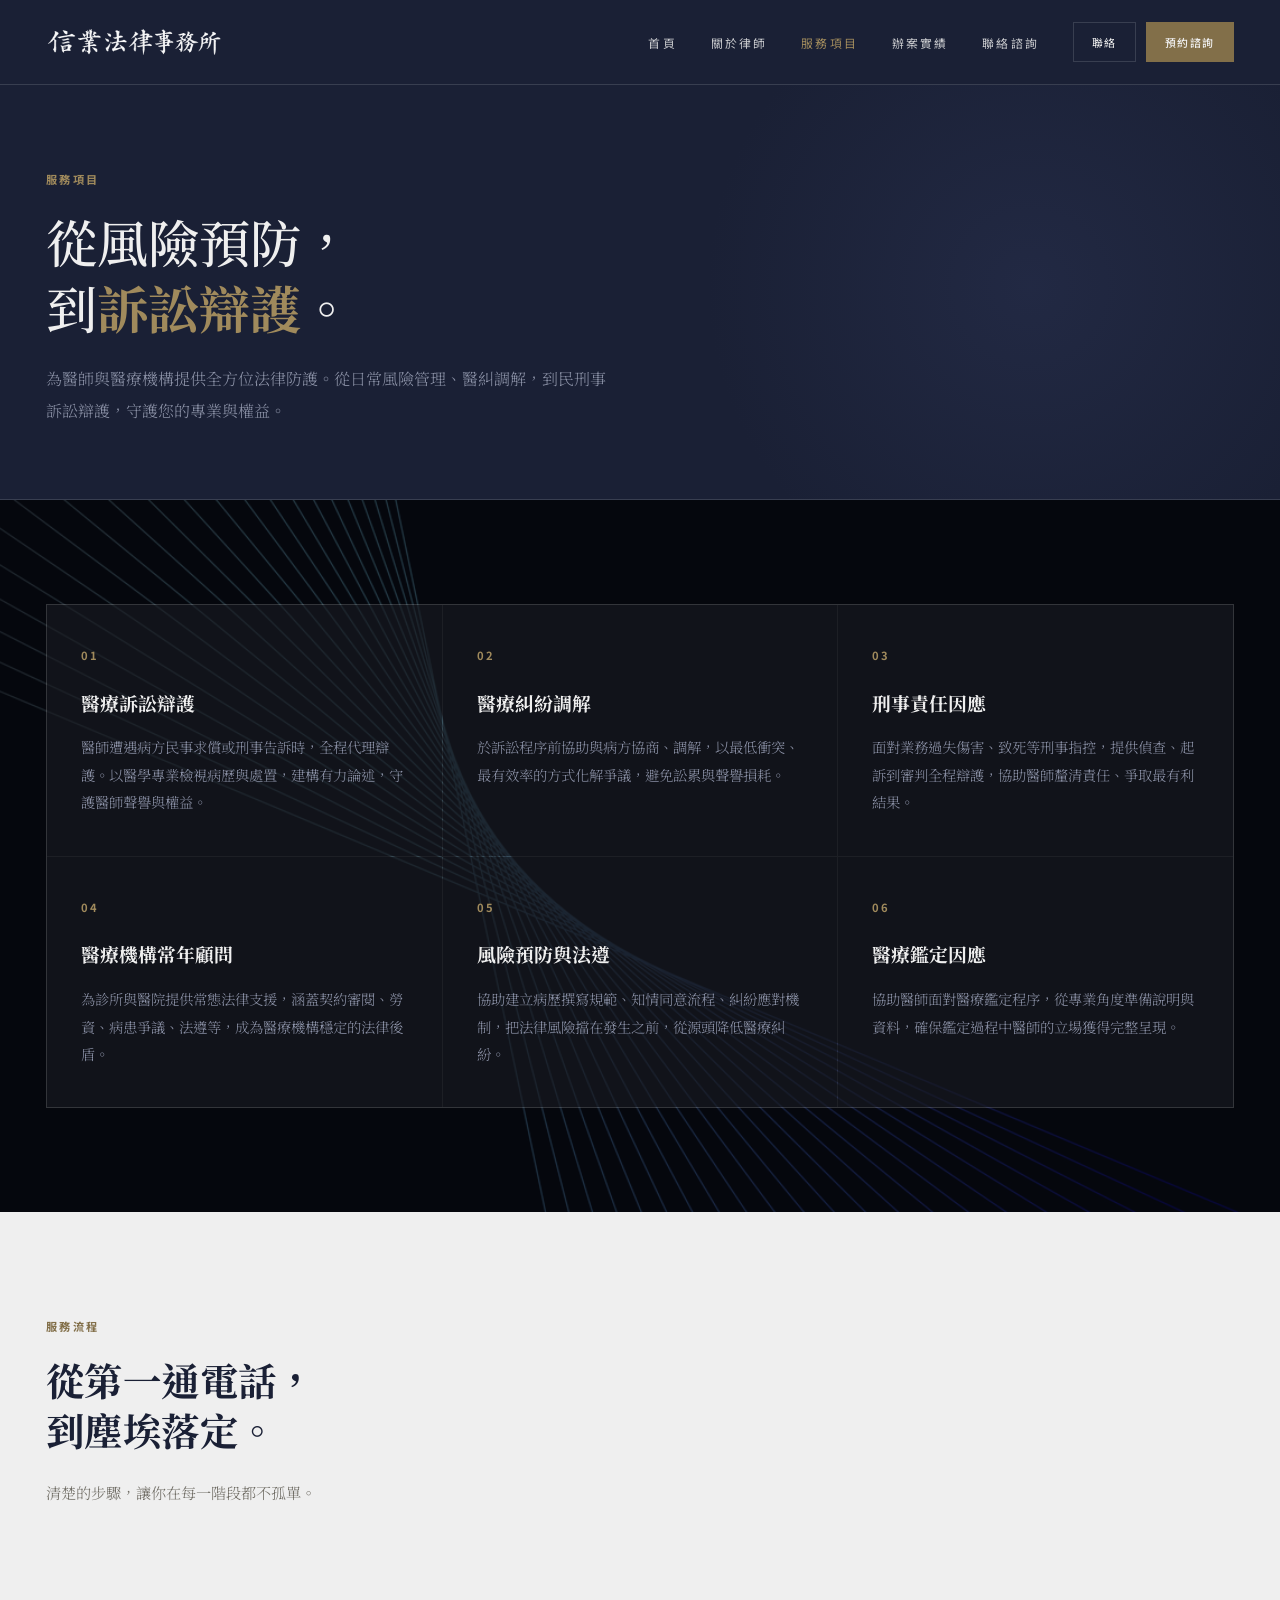
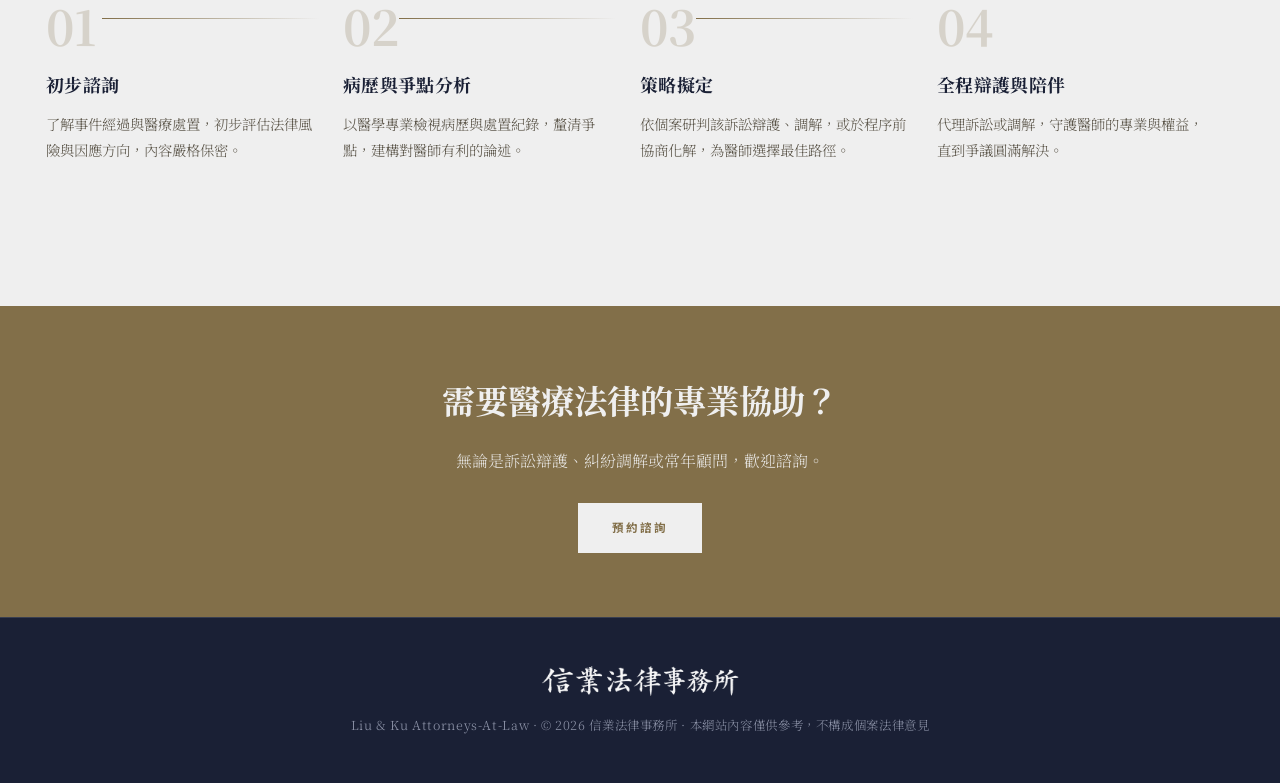
<file: services.html>
<!DOCTYPE html>
<html lang="zh-Hant">
<head>
<meta charset="UTF-8">
<meta name="viewport" content="width=device-width, initial-scale=1.0">
<title>服務項目｜醫療訴訟辯護 · 醫糾調解 · 診所顧問 - 信業法律事務所</title>
<meta name="description" content="醫師訴訟辯護、醫療糾紛調解、刑事責任因應、醫療機構常年法律顧問、風險預防與醫療鑑定因應。古清華律師為醫師與醫療機構提供全方位法律服務。">
<link rel="preconnect" href="https://fonts.googleapis.com">
<link rel="preconnect" href="https://fonts.gstatic.com" crossorigin>
<link href="https://fonts.googleapis.com/css2?family=Noto+Serif+TC:wght@300;400;500;600;700;900&family=Noto+Sans+TC:wght@300;400;500;700&display=swap" rel="stylesheet">
<link rel="stylesheet" href="style.css">
<script type="application/ld+json">
{
  "@context":"https://schema.org",
  "@type":"LegalService",
  "name":"信業法律事務所",
  "alternateName":"Liu & Ku Attorneys-At-Law",
  "description":"專注醫師與醫療機構法律服務的事務所，提供醫療訴訟辯護、醫療糾紛調解與常年法律顧問。",
  "areaServed":"台北",
  "telephone":"+886-2-2708-6767",
  "faxNumber":"+886-2-2706-7497",
  "address":{
    "@type":"PostalAddress",
    "streetAddress":"大安區安和路二段70號4樓之5",
    "addressLocality":"台北市",
    "addressCountry":"TW"
  },
  "founder":{
    "@type":"Person",
    "name":"古清華",
    "jobTitle":"主持律師"
  },
  "knowsAbout":["醫療糾紛","醫療訴訟","醫療法","醫事爭議調解","醫療機構法律顧問"]
}
</script>
</head>
<body>
<nav id="nav">
  <a class="brand" href="index.html"><img src="logo_white.png" alt="信業法律事務所" class="brand-logo"></a>
  <ul class="navlinks" id="navlinks"><li><a href="index.html">首頁</a></li><li><a href="about.html">關於律師</a></li><li><a href="services.html" class="active">服務項目</a></li><li><a href="cases.html">辦案實績</a></li><li><a href="contact.html">聯絡諮詢</a></li></ul>
  <div class="nav-cta">
    <a href="contact.html">聯絡</a>
    <a href="contact.html" class="solid">預約諮詢</a>
  </div>
  <button class="nav-toggle" id="navToggle">☰</button>
</nav>
<div class="page-top"></div>
<header class="page-hero">
  <div class="wrap">
    <div class="ey">服務項目</div>
    <h1>從風險預防，<br>到<b>訴訟辯護</b>。</h1>
    <p>為醫師與醫療機構提供全方位法律防護。從日常風險管理、醫糾調解，到民刑事訴訟辯護，守護您的專業與權益。</p>
  </div>
</header>

<section class="services">
  <div class="wrap">
    <div class="svc-grid">
      <div class="svc reveal"><div class="idx">01</div><h3>醫療訴訟辯護</h3><p>醫師遭遇病方民事求償或刑事告訴時，全程代理辯護。以醫學專業檢視病歷與處置，建構有力論述，守護醫師聲譽與權益。</p></div>
      <div class="svc reveal"><div class="idx">02</div><h3>醫療糾紛調解</h3><p>於訴訟程序前協助與病方協商、調解，以最低衝突、最有效率的方式化解爭議，避免訟累與聲譽損耗。</p></div>
      <div class="svc reveal"><div class="idx">03</div><h3>刑事責任因應</h3><p>面對業務過失傷害、致死等刑事指控，提供偵查、起訴到審判全程辯護，協助醫師釐清責任、爭取最有利結果。</p></div>
      <div class="svc reveal"><div class="idx">04</div><h3>醫療機構常年顧問</h3><p>為診所與醫院提供常態法律支援，涵蓋契約審閱、勞資、病患爭議、法遵等，成為醫療機構穩定的法律後盾。</p></div>
      <div class="svc reveal"><div class="idx">05</div><h3>風險預防與法遵</h3><p>協助建立病歷撰寫規範、知情同意流程、糾紛應對機制，把法律風險擋在發生之前，從源頭降低醫療糾紛。</p></div>
      <div class="svc reveal"><div class="idx">06</div><h3>醫療鑑定因應</h3><p>協助醫師面對醫療鑑定程序，從專業角度準備說明與資料，確保鑑定過程中醫師的立場獲得完整呈現。</p></div>
    </div>
    <div class="swipe-hint"><span class="dot"></span>左右滑動查看更多</div>
  </div>
</section>

<section class="process">
  <div class="wrap">
    <div class="sec-head reveal">
      <div class="sec-num">服務流程</div>
      <h2 class="sec-title">從第一通電話，<br>到塵埃落定。</h2>
      <p class="sec-sub">清楚的步驟，讓你在每一階段都不孤單。</p>
    </div>
    <div class="step-row">
      <div class="step reveal"><h4>初步諮詢</h4><p>了解事件經過與醫療處置，初步評估法律風險與因應方向，內容嚴格保密。</p></div>
      <div class="step reveal"><h4>病歷與爭點分析</h4><p>以醫學專業檢視病歷與處置紀錄，釐清爭點，建構對醫師有利的論述。</p></div>
      <div class="step reveal"><h4>策略擬定</h4><p>依個案研判該訴訟辯護、調解，或於程序前協商化解，為醫師選擇最佳路徑。</p></div>
      <div class="step reveal"><h4>全程辯護與陪伴</h4><p>代理訴訟或調解，守護醫師的專業與權益，直到爭議圓滿解決。</p></div>
    </div>
  </div>
</section>

<section class="cta-band reveal">
  <h2>需要醫療法律的專業協助？</h2>
  <p>無論是訴訟辯護、糾紛調解或常年顧問，歡迎諮詢。</p>
  <a href="contact.html">預約諮詢</a>
</section>
<footer>
  <a class="brand" href="index.html" style="justify-content:center;margin-bottom:16px"><img src="logo_white.png" alt="信業法律事務所" class="brand-logo" style="height:34px"></a>
  <p>Liu &amp; Ku Attorneys-At-Law · © 2026 信業法律事務所 · 本網站內容僅供參考，不構成個案法律意見</p>
</footer>
<script src="script.js"></script>
</body>
</html>
</file>
<file: style.css>
/* 信業法律事務所 共用樣式 */
:root{
  --navy:#1a2035;
  --navy-deep:#141829;
  --black:#080a12;
  --navy-soft:#272f4d;
  --cream:#efefef;
  --cream-2:#e6e6e6;
  --gold:#826f49;
  --gold-bright:#a08a5c;
  --gold-soft:#9c875a;
  --ink:#1a2035;
  --muted:#8b91a6;
  --muted-cream:#6f6c64;
  --line-light:rgba(239,239,239,.14);
  --line-gold:rgba(130,111,73,.4);
  --gold-line:rgba(160,138,92,.45);
  --line-dark:rgba(26,32,53,.16);
  --serif:"Noto Serif TC",serif;
  --sans:"Noto Sans TC",system-ui,sans-serif;
}
*{margin:0;padding:0;box-sizing:border-box}
html{scroll-behavior:smooth}
body{
  font-family:var(--serif);background:var(--navy);color:var(--cream);
  line-height:1.85;font-weight:300;overflow-x:hidden;-webkit-font-smoothing:antialiased;
}
::selection{background:var(--cream);color:var(--navy)}

/* ---------- nav ---------- */
nav{
  position:fixed;top:0;left:0;right:0;z-index:30;
  display:flex;align-items:center;justify-content:space-between;
  padding:22px 46px;background:var(--navy);
  border-bottom:1px solid var(--line-light);
}
.brand{display:flex;align-items:center;gap:14px}
.brand .mark{
  width:30px;height:30px;border:1.5px solid var(--gold);border-radius:6px;
  display:grid;place-items:center;color:var(--gold-bright);font-size:.82rem;font-weight:700;
}
.brand .name{font-family:var(--sans);font-weight:700;letter-spacing:.22em;font-size:.92rem}
.navlinks{display:flex;gap:34px;list-style:none;margin-left:auto;margin-right:34px}
.navlinks a{font-family:var(--sans);color:var(--cream);text-decoration:none;font-size:.74rem;letter-spacing:.18em;font-weight:400;opacity:.82;transition:opacity .25s}
.navlinks a:hover{opacity:1}
.nav-cta{display:flex;gap:10px}
.nav-cta a{font-family:var(--sans);
  font-size:.68rem;letter-spacing:.14em;padding:9px 18px;text-decoration:none;
  border:1px solid var(--line-light);color:var(--cream);transition:all .3s;font-weight:400;
}
.nav-cta a.solid{background:var(--gold);color:var(--cream);border-color:var(--gold);font-weight:500}
.nav-cta a:hover{background:var(--gold);color:var(--cream);border-color:var(--gold)}
.nav-toggle{display:none;background:none;border:none;color:var(--cream);font-size:1.5rem;cursor:pointer}

/* ---------- hero ---------- */
.hero{padding-top:73px}
.hero-top{
  position:relative;padding:84px 46px 76px;overflow:hidden;
  background:var(--navy);
}
.hero-top::after{
  content:"";position:absolute;right:-10%;top:-30%;width:62%;height:160%;
  background:radial-gradient(circle at center,var(--navy-soft),transparent 62%);
  opacity:.7;pointer-events:none;
}
.hero-top{
  position:relative;padding:0;overflow:hidden;
  background:
    radial-gradient(ellipse 80% 60% at 15% 0%, rgba(130,111,73,.1), transparent 60%),
    radial-gradient(ellipse 60% 80% at 50% 100%, rgba(39,47,77,.5), transparent 65%),
    var(--navy);
}
.hero-text-col{position:relative}
.hero-text-col::before{
  content:"";position:absolute;inset:0;z-index:0;pointer-events:none;
  background-image:linear-gradient(rgba(239,239,239,.018) 1px,transparent 1px),linear-gradient(90deg,rgba(239,239,239,.018) 1px,transparent 1px);
  background-size:44px 44px;
  -webkit-mask-image:radial-gradient(ellipse 70% 70% at 30% 40%,#000,transparent 75%);
  mask-image:radial-gradient(ellipse 70% 70% at 30% 40%,#000,transparent 75%);
}
.hero-text-col>*{position:relative;z-index:1}
.hero-grid{position:relative;z-index:2;display:grid;grid-template-columns:1.1fr .9fr;gap:0;max-width:none;margin:0;align-items:stretch;min-height:560px}
.hero-text-col{padding:90px 46px 90px;max-width:760px;margin-left:auto;width:100%;display:flex;flex-direction:column;justify-content:center}
.hero-eyebrow{font-family:var(--sans);font-size:.72rem;letter-spacing:.22em;font-weight:700;line-height:1.9;color:var(--gold-bright);margin-bottom:30px}
.hero-est{font-family:var(--sans);font-size:.7rem;letter-spacing:.2em;margin-top:16px;opacity:.6}
.hero-main h1{
  font-size:clamp(2rem,3.6vw,3.4rem);font-weight:500;line-height:1.32;letter-spacing:.01em;
  opacity:0;animation:rise .8s .15s forwards;
}
.hero-main h1 b{font-weight:700;color:var(--gold-bright)}
.hero-main .lead{margin-top:26px;color:var(--cream);opacity:.78;font-size:clamp(.98rem,1.2vw,1.1rem);font-weight:300;line-height:2;max-width:540px;opacity:0;animation:rise .8s .3s forwards}
.hero-actions{margin-top:38px;display:flex;align-items:center;gap:0;flex-wrap:wrap;opacity:0;animation:rise .8s .45s forwards}
.hero-stat{display:flex;align-items:center;gap:16px;margin-top:44px;padding-top:30px;border-top:1px solid var(--line-light);opacity:0;animation:rise .8s .55s forwards}
.hero-stat .num{font-family:var(--serif);font-size:clamp(2.8rem,4vw,3.6rem);font-weight:700;color:var(--gold-bright);line-height:1;letter-spacing:.02em;display:inline-flex;align-items:flex-end}
.hero-stat .num small{font-size:.34em;font-weight:500;margin-left:4px;letter-spacing:.02em;line-height:1;padding-bottom:.18em}
.hero-stat .cap{font-family:var(--sans);font-size:.74rem;letter-spacing:.12em;color:var(--muted);line-height:1.6}
.hero-photo{position:relative;background:linear-gradient(150deg,var(--navy-soft),var(--navy-deep));overflow:hidden;display:grid;place-items:center;border-left:1px solid var(--line-light)}
.hero-photo img{position:absolute;inset:0;width:100%;height:100%;object-fit:cover;object-position:top center}
.hero-photo .ph{position:relative;z-index:2;text-align:center;color:var(--muted);font-size:.78rem;letter-spacing:.16em;line-height:2;padding:40px}
.hero-photo .ph span{display:block;font-size:3.4rem;font-weight:300;opacity:.3;margin-bottom:16px}
.hero-photo::after{content:"";position:absolute;inset:0;background:linear-gradient(180deg,transparent 60%,rgba(20,24,41,.5));z-index:1;pointer-events:none}
.hero-main .btn{margin:0}
.btn{font-family:var(--sans);
  display:inline-block;font-size:.7rem;letter-spacing:.16em;font-weight:500;
  padding:13px 28px;text-decoration:none;cursor:pointer;border:none;transition:all .3s;font-family:var(--sans);
}
.btn-cream{background:var(--cream);color:var(--navy)}
.btn-cream:hover{background:#fff;transform:translateY(-2px)}
.btn-gold{background:var(--gold);color:var(--cream)}
.btn-gold:hover{background:var(--gold-bright);transform:translateY(-2px)}
.btn-outline{background:transparent;border:1px solid var(--line-light);color:var(--cream);margin-left:14px}
.btn-outline:hover{border-color:var(--gold);color:var(--gold-bright)}
.btn-outline-dark{background:transparent;border:1px solid var(--line-dark);color:var(--navy)}
.btn-outline-dark:hover{background:var(--navy);color:var(--cream);border-color:var(--navy)}
@keyframes rise{from{opacity:0;transform:translateY(22px)}to{opacity:1;transform:none}}

/* trust badge band */
.trust-band{background:var(--navy-deep);border-top:1px solid var(--line-light);border-bottom:1px solid var(--line-light);padding:60px 46px;position:relative;overflow:hidden}
.trust-band::before{content:"";position:absolute;inset:0;background:radial-gradient(ellipse 50% 100% at 50% 0%,rgba(130,111,73,.1),transparent 60%);pointer-events:none}
.trust-inner{max-width:1180px;margin:0 auto;position:relative;z-index:1}
.trust-head{text-align:center;margin-bottom:42px}
.trust-head .lbl{font-family:var(--sans);font-size:.7rem;letter-spacing:.28em;font-weight:700;color:var(--gold-bright);margin-bottom:16px}
.trust-head .lbl::before,.trust-head .lbl::after{content:"";display:inline-block;width:34px;height:1px;background:var(--gold-line);vertical-align:middle;margin:0 16px}
.trust-head h2{font-size:clamp(1.4rem,2.4vw,2rem);font-weight:500;line-height:1.5;color:var(--cream)}
.trust-head h2 b{font-weight:700;color:var(--gold-bright)}
.trust-orgs{display:flex;justify-content:center;align-items:stretch;flex-wrap:wrap}
.trust-org{padding:6px 44px;text-align:center;position:relative}
.trust-org+.trust-org::before{content:"";position:absolute;left:0;top:14%;height:72%;width:1px;background:var(--line-light)}
.trust-org .nm{font-size:1.22rem;font-weight:700;color:var(--cream);letter-spacing:.03em;line-height:1.4}
.trust-org .yrs{font-family:var(--serif);font-size:.92rem;color:var(--gold-bright);font-weight:600;margin-top:8px}
.trust-org .role{font-family:var(--sans);font-size:.7rem;letter-spacing:.14em;color:var(--muted);margin-top:4px;font-weight:500}
.trust-foot{text-align:center;margin-top:42px;padding-top:28px;border-top:1px solid var(--line-light);font-family:var(--sans);font-size:.84rem;letter-spacing:.06em;color:var(--muted)}
.trust-foot b{color:var(--gold-bright);font-weight:700}
@media(max-width:900px){
  .hero-grid{grid-template-columns:1fr;min-height:0}
  .hero-text-col{padding:64px 22px 56px}
  .hero-photo{min-height:0;border-left:none;border-top:1px solid var(--line-light);display:block;aspect-ratio:auto}
  .hero-photo img{position:static;width:100%;height:auto;display:block;object-fit:contain}
  .hero-photo::after{display:none}
  .trust-band{padding:46px 22px}
  .trust-orgs{flex-direction:column;gap:24px}
  .trust-org{padding:0}
  .trust-org+.trust-org::before{display:none}
  .trust-org+.trust-org{border-top:1px solid var(--line-light);padding-top:24px}
  .trust-head .lbl::before,.trust-head .lbl::after{width:20px;margin:0 10px}
}

/* split band under hero */
.hero-split{display:grid;grid-template-columns:1fr 1fr;min-height:300px}
.hero-split .left{background:var(--cream);color:var(--ink);padding:64px 46px;display:flex;flex-direction:column;justify-content:center}
.hero-split .left .kicker{font-family:var(--sans);font-size:.66rem;letter-spacing:.22em;font-weight:700;color:var(--gold);margin-bottom:22px}
.hero-split .left .micro{font-family:var(--sans);font-size:.66rem;letter-spacing:.2em;font-weight:700;opacity:.5;margin-bottom:14px}
.hero-split .left h2{font-size:clamp(1.6rem,2.8vw,2.3rem);font-weight:700;line-height:1.25;margin-bottom:24px}
.hero-split .left a{font-size:.66rem;letter-spacing:.18em;font-weight:700;color:var(--ink);text-decoration:none;border-bottom:1px solid var(--ink);padding-bottom:3px}
.hero-split .right{background:var(--navy-deep);position:relative;overflow:hidden;display:grid;place-items:center}
.hero-split .right .ph{
  font-size:.74rem;letter-spacing:.2em;color:var(--muted);text-align:center;padding:30px;
}
.hero-split .right .ph span{display:block;font-size:3rem;font-weight:300;opacity:.3;margin-bottom:14px}

/* ---------- section shell ---------- */
section{padding:104px 46px}
.wrap{max-width:1280px;margin:0 auto}
.sec-head{display:grid;grid-template-columns:1fr;gap:18px;margin-bottom:56px;max-width:780px}
.sec-head .sec-num{order:1}
.sec-head .sec-title{order:2}
.sec-head .sec-sub{order:3;margin-top:6px}
.sec-num{font-family:var(--sans);font-size:.7rem;letter-spacing:.22em;font-weight:700;color:var(--gold-bright)}
.sec-title{font-size:clamp(1.7rem,3vw,2.5rem);font-weight:700;line-height:1.3;letter-spacing:.01em}
.sec-sub{color:var(--muted);font-size:.95rem;line-height:1.9;max-width:520px;font-weight:300}
.reveal{opacity:0;transform:translateY(30px);transition:opacity .8s,transform .8s}
.reveal.in{opacity:1;transform:none}

/* about: cream block */
.about{background:var(--cream);color:var(--ink)}
.about .sec-num{color:var(--gold)}
.about .sec-sub{color:var(--muted-cream)}
.about-grid{display:grid;grid-template-columns:340px 1fr;gap:64px;align-items:start}
.portrait{aspect-ratio:3/4;background:var(--navy-deep);position:relative;overflow:hidden}
.portrait .ph{position:absolute;inset:0;display:grid;place-items:center;color:var(--muted);font-size:.74rem;letter-spacing:.2em;text-align:center}
.portrait .ph span{display:block;font-size:4rem;font-weight:300;opacity:.25;margin-bottom:12px}
.portrait .tag{position:absolute;left:0;right:0;bottom:0;padding:24px;background:linear-gradient(transparent,rgba(20,31,56,.92))}
.portrait .tag .nm{font-size:1.3rem;font-weight:700;color:var(--cream)}
.portrait .tag .rl{font-size:.72rem;letter-spacing:.16em;color:var(--cream);opacity:.7;margin-top:5px}
.about-body p{margin-bottom:20px;font-size:1rem;color:#3a4255;font-weight:300}
.about-body p b{font-weight:700;color:var(--gold)}
.creds{list-style:none;margin-top:30px;border-top:1px solid var(--line-dark);padding-top:26px}
.creds li{display:flex;gap:20px;padding:11px 0;font-size:.94rem;color:#3a4255;align-items:baseline}
.creds li .k{font-family:var(--sans);font-size:.68rem;letter-spacing:.16em;font-weight:700;color:var(--gold);min-width:50px}

/* services: navy */
.services{background:var(--black);position:relative;overflow:hidden}
.services::before{content:"";position:absolute;inset:0;background:url('lines.png') no-repeat center center;background-size:140% auto;opacity:.28;pointer-events:none}
.services .wrap{position:relative;z-index:1}
.services .svc{background:rgba(8,10,18,.55)}
.svc-grid{display:grid;grid-template-columns:repeat(3,1fr);gap:1px;background:rgba(239,239,239,.1);border:1px solid rgba(239,239,239,.1);position:relative;z-index:1}
.svc{background:var(--navy);padding:40px 34px;transition:background .4s;position:relative}
.svc:hover{background:var(--navy-soft)}
.svc::before{content:"";position:absolute;left:0;top:0;width:0;height:2px;background:var(--gold);transition:width .4s}
.svc:hover::before{width:100%}
.svc .idx{font-family:var(--sans);font-size:.7rem;letter-spacing:.18em;font-weight:700;color:var(--gold-bright);margin-bottom:20px}
.svc h3{font-size:1.18rem;font-weight:700;margin-bottom:13px}
.svc p{color:var(--muted);font-size:.9rem;line-height:1.9;font-weight:300}

/* cases: cream */
.cases{background:var(--cream-2);color:var(--ink)}
.cases .sec-num{color:var(--gold)}
.cases .sec-sub{color:var(--muted-cream)}
.stat-row{display:grid;grid-template-columns:repeat(3,1fr);gap:1px;background:var(--line-dark);border:1px solid var(--line-dark);margin-bottom:48px}
.stat{background:var(--cream-2);padding:40px 24px;text-align:center}
.stat .big{font-size:3rem;font-weight:700;color:var(--gold);line-height:1}
.stat .lbl{font-family:var(--sans);font-size:.82rem;letter-spacing:.1em;color:var(--muted-cream);margin-top:12px;font-weight:400}
.case-list{display:flex;flex-direction:column;gap:1px;background:var(--line-dark);border:1px solid var(--line-dark)}
.case-item{background:var(--cream-2);padding:30px 34px;display:grid;grid-template-columns:130px 1fr auto;gap:28px;align-items:center;transition:background .3s}
.case-item:hover{background:#dad6c9}
.case-item .cat{font-family:var(--sans);font-size:.84rem;letter-spacing:.1em;font-weight:700;color:var(--gold)}
.case-item .desc{font-size:.94rem;color:#3a4255;font-weight:300}
.case-item .res{font-family:var(--sans);font-size:.82rem;font-weight:700;color:var(--gold);text-align:right;letter-spacing:.05em}
.disclaimer{color:var(--muted-cream);font-size:.78rem;margin-top:24px;line-height:1.8;font-weight:300}

/* contact: navy */
.contact{background:var(--navy-deep)}
.contact-grid{display:grid;grid-template-columns:1fr 1.15fr;gap:64px}
.contact-info p{color:var(--muted);margin-bottom:26px;font-size:.98rem;line-height:2;font-weight:300}
.info-list{list-style:none;margin-top:28px}
.info-list li{padding:16px 0;border-bottom:1px solid var(--line-light);display:flex;gap:18px;align-items:baseline}
.info-list li .k{font-family:var(--sans);font-size:.68rem;letter-spacing:.18em;font-weight:700;color:var(--gold-bright);min-width:64px}
.info-list li .v{color:var(--cream);font-weight:300}
.map-embed{margin-top:30px;border:1px solid var(--line-light);overflow:hidden}
.map-embed iframe{display:block}
form{display:grid;gap:20px}
.field{display:flex;flex-direction:column;gap:8px}
.field label{font-family:var(--sans);font-size:.68rem;letter-spacing:.16em;font-weight:700;color:var(--gold-bright)}
.field input,.field select,.field textarea{
  background:var(--navy);border:1px solid var(--line-light);color:var(--cream);
  padding:14px 16px;font-family:var(--sans);font-size:.96rem;font-weight:300;transition:border .3s;
}
.field input:focus,.field select:focus,.field textarea:focus{outline:none;border-color:var(--cream)}
.field textarea{resize:vertical;min-height:110px}
.two{display:grid;grid-template-columns:1fr 1fr;gap:20px}
.form-note{color:var(--muted);font-size:.76rem;line-height:1.7;font-weight:300}
.toast{margin-top:6px;padding:15px;border:1px solid var(--cream);color:var(--cream);font-size:.9rem;display:none;background:rgba(236,234,227,.06)}

/* footer */
footer{background:var(--navy);padding:46px;border-top:1px solid var(--line-light);text-align:center}
footer .brand{justify-content:center;margin-bottom:16px}
footer p{color:var(--muted);font-size:.78rem;letter-spacing:.05em;font-weight:300}

@media(max-width:900px){
  nav{padding:16px 22px}
  .navlinks{position:fixed;inset:0;background:var(--navy);flex-direction:column;justify-content:center;align-items:center;gap:30px;transform:translateX(100%);transition:transform .4s;margin:0}
  .navlinks.open{transform:none}
  .navlinks a{font-size:1.05rem}
  .nav-cta{display:none}
  .nav-toggle{display:block;z-index:40}
  section,.hero-top{padding-left:22px;padding-right:22px}
  .hero-grid,.sec-head,.about-grid,.contact-grid{grid-template-columns:1fr;gap:30px}
  .hero-side{grid-column:1;grid-row:auto;margin-top:0}
  .hero-main{grid-column:1;grid-row:auto}
  .hero-split{grid-template-columns:1fr}
  .hero-split .right{min-height:240px}
  .svc-grid{display:flex;grid-template-columns:none;gap:1px;overflow-x:auto;scroll-snap-type:x mandatory;-webkit-overflow-scrolling:touch;margin:0 -22px;padding:0 22px;border:none;background:transparent;scrollbar-width:none}
  .svc-grid::-webkit-scrollbar{display:none}
  .svc{flex:0 0 80%;scroll-snap-align:start;border:1px solid rgba(239,239,239,.14)}
  .services .svc{background:rgba(8,10,18,.7)}
  .stat-row{grid-template-columns:1fr}
  .case-item{grid-template-columns:1fr;gap:8px}
  .case-item .res{text-align:left}
  .two{grid-template-columns:1fr}
}

/* ---- multipage additions ---- */
.navlinks a.active{opacity:1;color:var(--gold-bright)}
.page-top{padding-top:73px}
.page-hero{
  background:var(--navy);padding:96px 46px 72px;border-bottom:1px solid var(--line-light);position:relative;overflow:hidden;
}
.page-hero::after{content:"";position:absolute;right:-8%;top:-40%;width:55%;height:180%;background:radial-gradient(circle at center,var(--navy-soft),transparent 62%);opacity:.6;pointer-events:none}
.page-hero .wrap{position:relative;z-index:2}
.page-hero .ey{font-family:var(--sans);font-size:.7rem;letter-spacing:.22em;font-weight:700;color:var(--gold-bright);margin-bottom:18px}
.page-hero h1{font-size:clamp(2rem,4vw,3.2rem);font-weight:500;line-height:1.3}
.page-hero h1 b{font-weight:700;color:var(--gold-bright)}
.page-hero p{color:var(--muted);margin-top:22px;max-width:560px;font-size:1rem;line-height:2;font-weight:300}
.cta-band{background:var(--gold);color:var(--cream);padding:64px 46px;text-align:center}
.cta-band h2{font-size:clamp(1.5rem,2.6vw,2.1rem);font-weight:700;margin-bottom:14px}
.cta-band p{font-weight:300;opacity:.9;margin-bottom:28px}
.cta-band a{display:inline-block;background:var(--cream);color:var(--gold);font-family:var(--sans);font-size:.72rem;letter-spacing:.16em;font-weight:700;padding:14px 34px;text-decoration:none;transition:transform .3s}
.cta-band a:hover{transform:translateY(-2px)}
@media(max-width:900px){.page-hero{padding:80px 22px 56px}.cta-band{padding:50px 22px}}

/* ---- logo image ---- */
.brand{text-decoration:none}
.brand-logo{height:30px;width:auto;display:block}
@media(max-width:900px){.brand-logo{height:26px}}

/* ============ why-us (differentiator) ============ */
.whyus{background:var(--navy);position:relative;overflow:hidden}
.whyus::before{content:"";position:absolute;top:-20%;right:-10%;width:50%;height:140%;background:radial-gradient(circle at center,rgba(130,111,73,.08),transparent 65%);pointer-events:none}
.whyus .wrap{position:relative;z-index:1}
.why-grid{display:flex;flex-direction:column;margin-top:8px}
.why-card{background:transparent;padding:24px 0;display:grid;grid-template-columns:72px 1fr;gap:32px;align-items:start;border-bottom:1px solid var(--line-light);transition:padding-left .4s}
.why-card:first-child{border-top:1px solid var(--line-light)}
.why-card:hover{padding-left:12px}
.why-card .qnum{font-family:var(--serif);font-size:2rem;font-weight:700;color:var(--gold);line-height:1;opacity:.5}
.why-card .why-text{max-width:760px}
.why-card h3{font-size:1.18rem;font-weight:700;margin-bottom:7px;letter-spacing:.02em}
.why-card p{color:var(--muted);font-size:.94rem;line-height:1.8;font-weight:300}
.why-card h3 .hl{color:var(--gold-bright)}
@media(max-width:900px){.why-card{grid-template-columns:48px 1fr;gap:16px;padding:20px 0}.why-card .qnum{font-size:1.6rem}.why-card:hover{padding-left:0}}

/* ============ process (steps) ============ */
.process{background:var(--cream);color:var(--ink)}
.process .sec-num{color:var(--gold)}
.process .sec-sub{color:var(--muted-cream)}
.step-row{display:grid;grid-template-columns:repeat(4,1fr);gap:0;margin-top:8px;counter-reset:step}
.step{position:relative;padding:38px 28px 38px 0}
.step::before{counter-increment:step;content:"0" counter(step);font-family:var(--serif);font-size:3rem;font-weight:700;color:var(--gold);opacity:.22;display:block;line-height:1;margin-bottom:18px}
.step::after{content:"";position:absolute;top:54px;right:24px;width:calc(100% - 80px);height:1px;background:linear-gradient(90deg,var(--gold),transparent)}
.step:last-child::after{display:none}
.step h4{font-size:1.12rem;font-weight:700;margin-bottom:10px;letter-spacing:.02em}
.step p{color:#5a5448;font-size:.9rem;line-height:1.85;font-weight:300}
@media(max-width:900px){.step-row{grid-template-columns:1fr 1fr}.step::after{display:none}.step{padding:28px 18px}}
@media(max-width:520px){.step-row{grid-template-columns:1fr}}

/* ============ case analysis (疑點分析) ============ */
.analysis{background:var(--navy-deep);position:relative;overflow:hidden}
.analysis::before{content:"";position:absolute;bottom:-20%;left:-10%;width:45%;height:130%;background:radial-gradient(circle at center,rgba(130,111,73,.07),transparent 65%);pointer-events:none}
.analysis .wrap{position:relative;z-index:1}
.ana-list{display:flex;flex-direction:column;gap:16px;margin-top:8px}
.ana-item{border:1px solid var(--line-light);background:var(--navy);transition:border-color .35s,background .35s}
.ana-item[open]{border-color:var(--gold-line);background:var(--navy-soft)}
.ana-item summary{list-style:none;cursor:pointer;display:block}
.ana-item summary::-webkit-details-marker{display:none}
.ana-item summary::marker{content:""}
.ana-sum{padding:28px 34px;display:grid;grid-template-columns:120px 1fr 30px;gap:24px;align-items:start}
.ana-tag{font-family:var(--sans);font-size:.72rem;letter-spacing:.1em;font-weight:700;color:var(--gold-bright);border:1px solid var(--gold-line);padding:7px 10px;border-radius:3px;white-space:nowrap;text-align:center}
.ana-q{font-size:1.16rem;font-weight:700;color:var(--cream);line-height:1.45;letter-spacing:.01em;padding-top:3px}
.ana-toggle{position:relative;width:30px;height:30px;border:1px solid var(--line-light);border-radius:50%;transition:transform .35s,border-color .35s;flex-shrink:0;font-size:0;color:transparent}
.ana-toggle::before,.ana-toggle::after{content:"";position:absolute;top:50%;left:50%;background:var(--gold-bright);transition:background .35s}
.ana-toggle::before{width:11px;height:1.5px;transform:translate(-50%,-50%)}
.ana-toggle::after{width:1.5px;height:11px;transform:translate(-50%,-50%)}
.ana-item[open] .ana-toggle{transform:rotate(45deg);border-color:var(--gold)}
.ana-body{padding:0 34px 32px 34px;display:grid;grid-template-columns:1fr 1fr;gap:30px}
.ana-block .lbl{font-family:var(--sans);font-size:.68rem;letter-spacing:.18em;font-weight:700;color:var(--gold-bright);margin-bottom:12px;display:flex;align-items:center;gap:10px}
.ana-block .lbl::before{content:"";width:18px;height:1px;background:var(--gold)}
.ana-block p{color:var(--muted);font-size:.96rem;line-height:1.95;font-weight:300}
.ana-block p+p{margin-top:10px}
.ana-note{margin-top:26px;font-size:.78rem;color:var(--muted);line-height:1.8;font-weight:300;font-style:italic}
@media(max-width:900px){
  .ana-sum{grid-template-columns:1fr 30px;gap:14px;padding:24px 22px}
  .ana-tag{grid-column:1;justify-self:start;min-width:0}
  .ana-q{grid-column:1}
  .ana-toggle{grid-column:2;grid-row:1}
  .ana-body{grid-template-columns:1fr;gap:22px;padding:0 22px 26px}
}

/* ============ consult (諮詢方式) ============ */
.consult{background:var(--cream-2);color:var(--ink);border-top:1px solid var(--line-dark)}
.consult .sec-num{color:var(--gold)}
.consult .sec-sub{color:var(--muted-cream)}
.consult-grid{display:grid;grid-template-columns:repeat(3,1fr);gap:24px;margin-top:8px}
.consult-card{background:#fff;border:1px solid var(--line-dark);padding:38px 32px;position:relative;transition:transform .35s,box-shadow .35s}
.consult-card:hover{transform:translateY(-4px);box-shadow:0 18px 40px rgba(26,32,53,.1)}
.consult-card .ic{width:46px;height:46px;border:1.5px solid var(--gold);border-radius:50%;display:grid;place-items:center;color:var(--gold);margin-bottom:22px}
.consult-card .ic svg{width:22px;height:22px;stroke:var(--gold);fill:none;stroke-width:1.6}
.consult-card h3{font-size:1.18rem;font-weight:700;margin-bottom:12px;color:var(--ink)}
.consult-card p{color:#5a5448;font-size:.94rem;line-height:1.9;font-weight:300}
.consult-fee{margin-top:36px;background:var(--navy);color:var(--cream);padding:34px 40px;display:flex;align-items:center;justify-content:space-between;gap:30px;flex-wrap:wrap}
.consult-fee .txt .t{font-size:1.24rem;font-weight:700;letter-spacing:.02em}
.consult-fee .txt .t b{color:var(--gold-bright)}
.consult-fee .txt .d{font-family:var(--sans);font-size:.86rem;color:var(--muted);margin-top:8px;line-height:1.8;font-weight:300}
.consult-fee a{flex-shrink:0}
@media(max-width:900px){
  .consult-grid{display:flex;grid-template-columns:none;gap:14px;overflow-x:auto;scroll-snap-type:x mandatory;-webkit-overflow-scrolling:touch;margin:0 -22px;padding:0 22px;scrollbar-width:none}
  .consult-grid::-webkit-scrollbar{display:none}
  .consult-card{flex:0 0 82%;scroll-snap-align:start;padding:30px 26px}
  .consult-fee{padding:28px 24px;flex-direction:column;align-items:flex-start}
}

/* ============ visual break band (CSS abstract) ============ */
.visual-band{position:relative;height:340px;background:var(--navy-deep);overflow:hidden;border-top:1px solid var(--line-light);border-bottom:1px solid var(--line-light)}
.visual-band .vb-grad{position:absolute;inset:0;background:
  radial-gradient(ellipse 50% 80% at 80% 50%,rgba(130,111,73,.22),transparent 60%),
  radial-gradient(ellipse 60% 100% at 20% 50%,rgba(36,53,92,.55),transparent 65%),
  linear-gradient(120deg,var(--navy-deep),var(--navy))}
.visual-band svg{position:absolute;inset:0;width:100%;height:100%}
.visual-band .vb-line{stroke:var(--gold);stroke-width:1;fill:none;opacity:.28}
.visual-band .vb-line2{stroke:var(--cream);stroke-width:1;fill:none;opacity:.07}
.visual-band .vb-text{position:absolute;inset:0;display:flex;flex-direction:column;align-items:center;justify-content:center;text-align:center;z-index:2;padding:30px}
.visual-band .vb-text .q{font-family:var(--serif);font-size:clamp(1.4rem,2.6vw,2.2rem);font-weight:500;color:var(--cream);line-height:1.6;max-width:760px}
.visual-band .vb-text .q b{color:var(--gold-bright);font-weight:700}
.visual-band .vb-text .who{font-family:var(--sans);font-size:.74rem;letter-spacing:.2em;color:var(--gold-bright);margin-top:22px;font-weight:700}
@media(max-width:900px){.visual-band{height:280px}}

/* ============ photo placeholder polish ============ */
.hero-split .right .ph{font-family:var(--sans);font-size:.72rem;letter-spacing:.16em;color:var(--muted);text-align:center;line-height:2;padding:30px;position:relative;z-index:2}
.hero-split .right .ph span{display:block;font-size:2.6rem;font-weight:200;opacity:.35;margin-bottom:12px}
.hero-split .right::before{content:"";position:absolute;inset:0;background:radial-gradient(ellipse 70% 70% at 50% 40%,rgba(130,111,73,.12),transparent 65%);pointer-events:none}

/* fallback: if JS/observer doesn't run, reveal content anyway */
@media (prefers-reduced-motion: reduce){ .reveal{opacity:1 !important;transform:none !important} }
.no-js .reveal{opacity:1;transform:none}

/* ============ image feature band (medical-law photo) ============ */
.imgband{position:relative;min-height:420px;display:flex;align-items:center;overflow:hidden;background:var(--navy-deep)}
.imgband img{position:absolute;inset:0;width:100%;height:100%;object-fit:cover;object-position:center}
.imgband::after{content:"";position:absolute;inset:0;background:linear-gradient(100deg,rgba(8,10,18,.92) 0%,rgba(20,24,41,.78) 42%,rgba(20,24,41,.35) 100%);z-index:1}
.imgband .ib-inner{position:relative;z-index:2;max-width:1280px;margin:0 auto;padding:80px 46px;width:100%}
.imgband .ib-eyebrow{font-family:var(--sans);font-size:.7rem;letter-spacing:.24em;font-weight:700;color:var(--gold-bright);margin-bottom:20px}
.imgband h2{font-size:clamp(1.7rem,3.2vw,2.8rem);font-weight:500;line-height:1.4;color:var(--cream);max-width:620px}
.imgband h2 b{font-weight:700;color:var(--gold-bright)}
.imgband p{color:var(--muted);margin-top:20px;max-width:480px;font-size:1rem;line-height:1.95;font-weight:300}
@media(max-width:900px){.imgband{min-height:340px}.imgband .ib-inner{padding:56px 22px}.imgband::after{background:linear-gradient(180deg,rgba(8,10,18,.82),rgba(20,24,41,.7))}}

/* mobile swipe hint for horizontal card scrollers */
.swipe-hint{display:none}
@media(max-width:900px){
  .swipe-hint{display:flex;align-items:center;gap:8px;justify-content:flex-end;font-family:var(--sans);font-size:.66rem;letter-spacing:.18em;color:var(--muted);margin-top:16px;opacity:.75}
  .swipe-hint .dot{width:20px;height:1px;background:var(--gold)}
}
</file>
